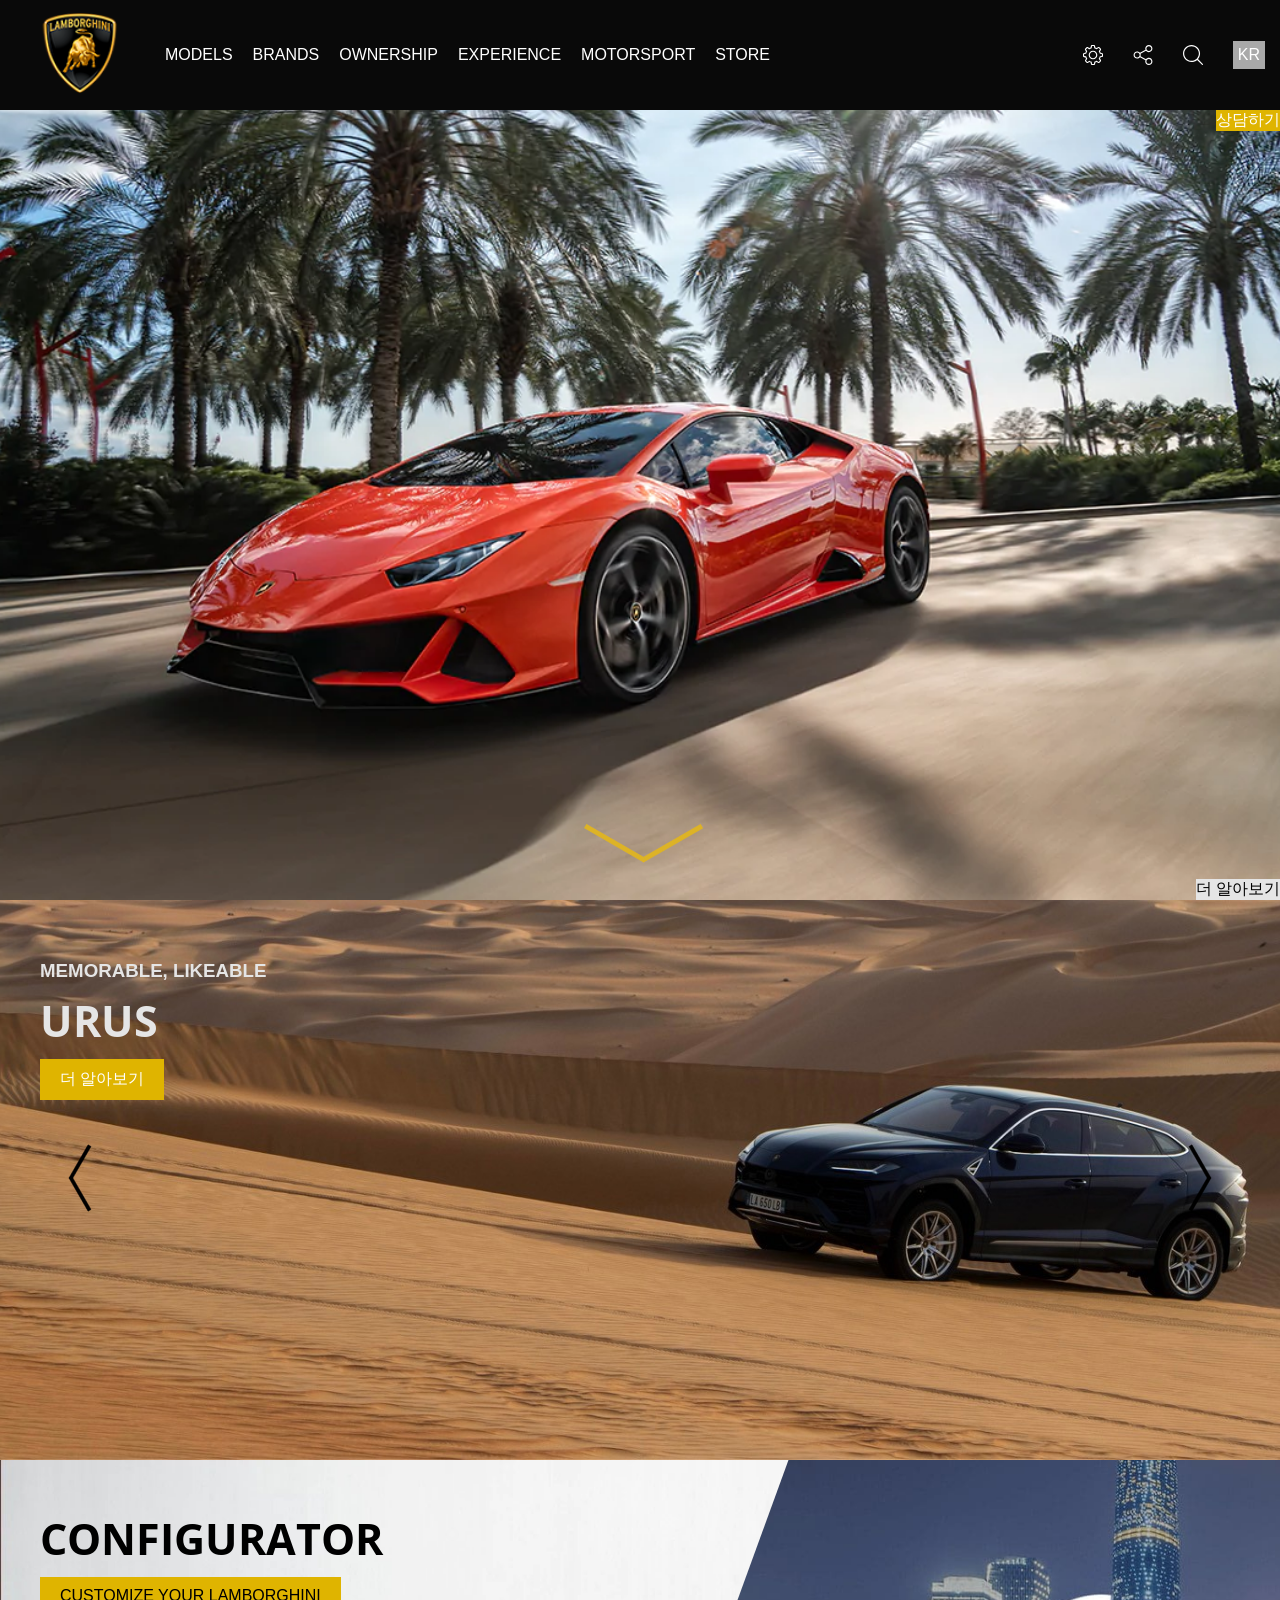
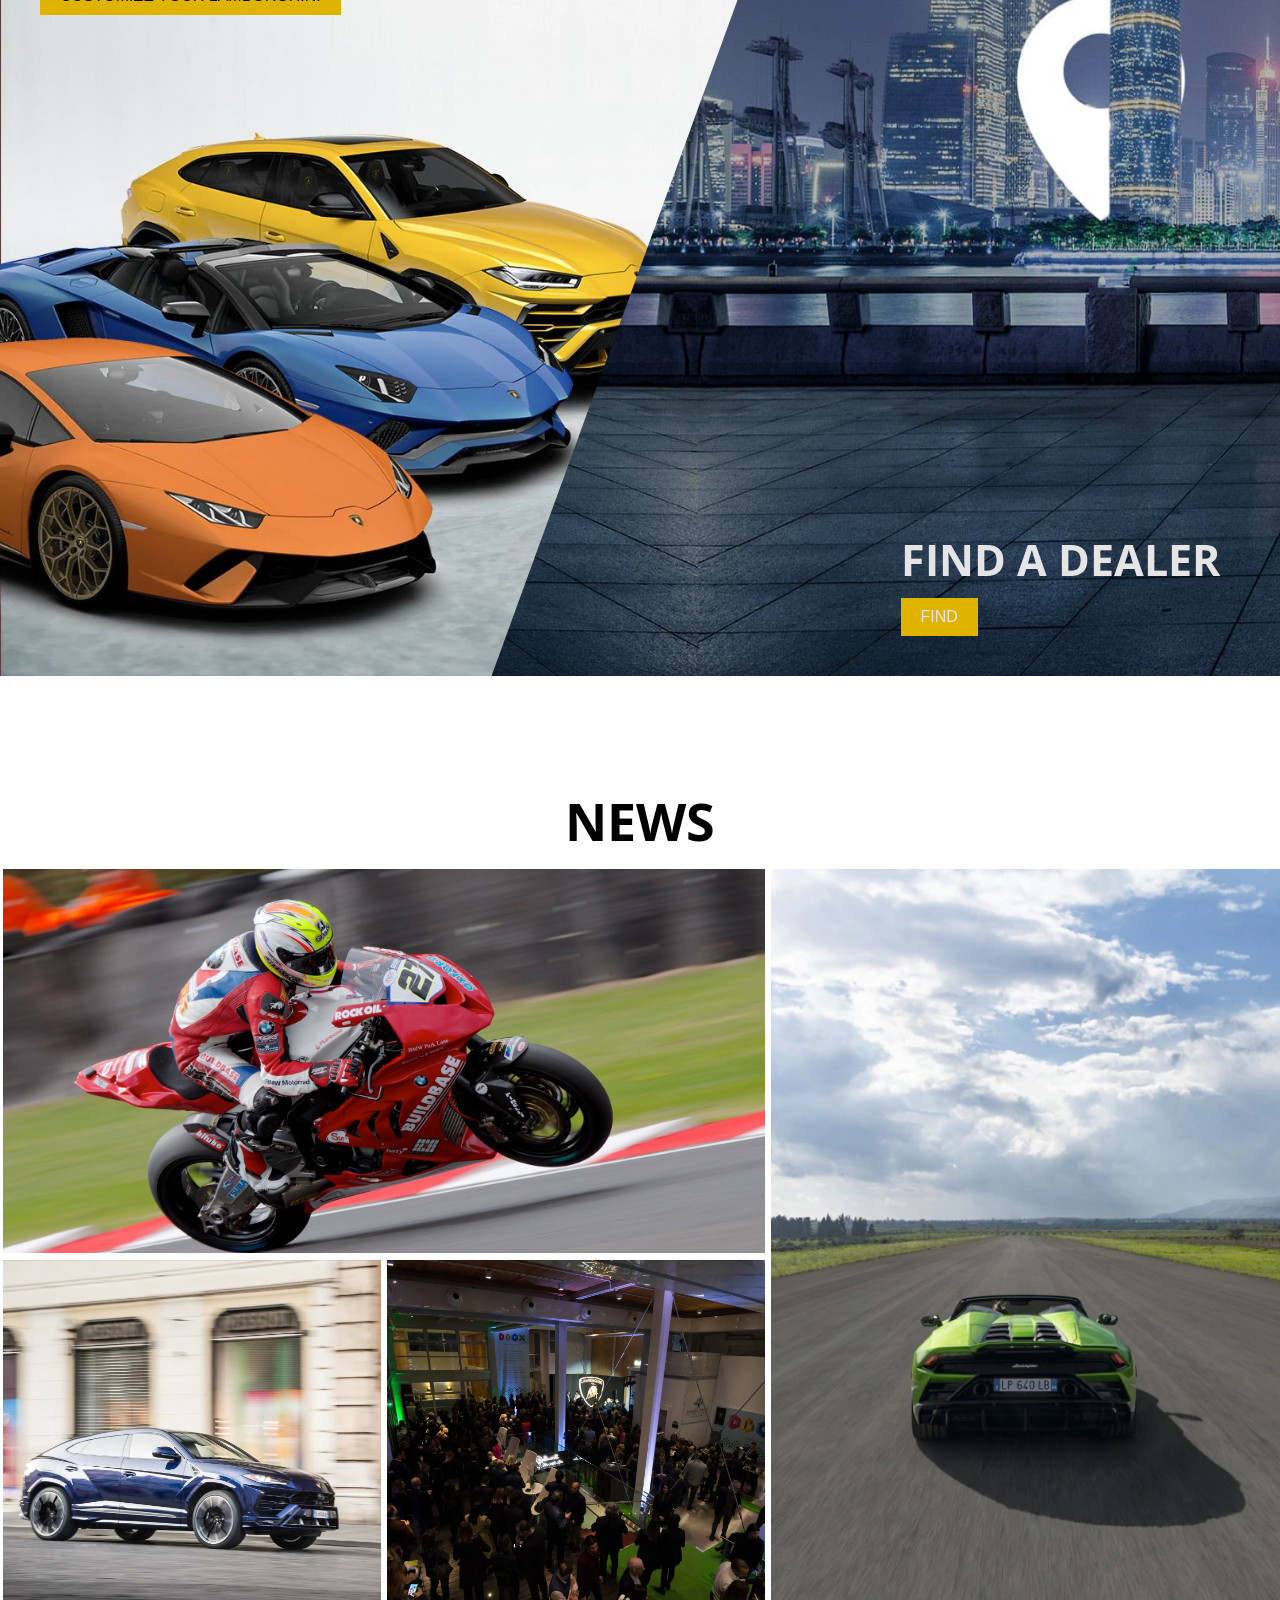
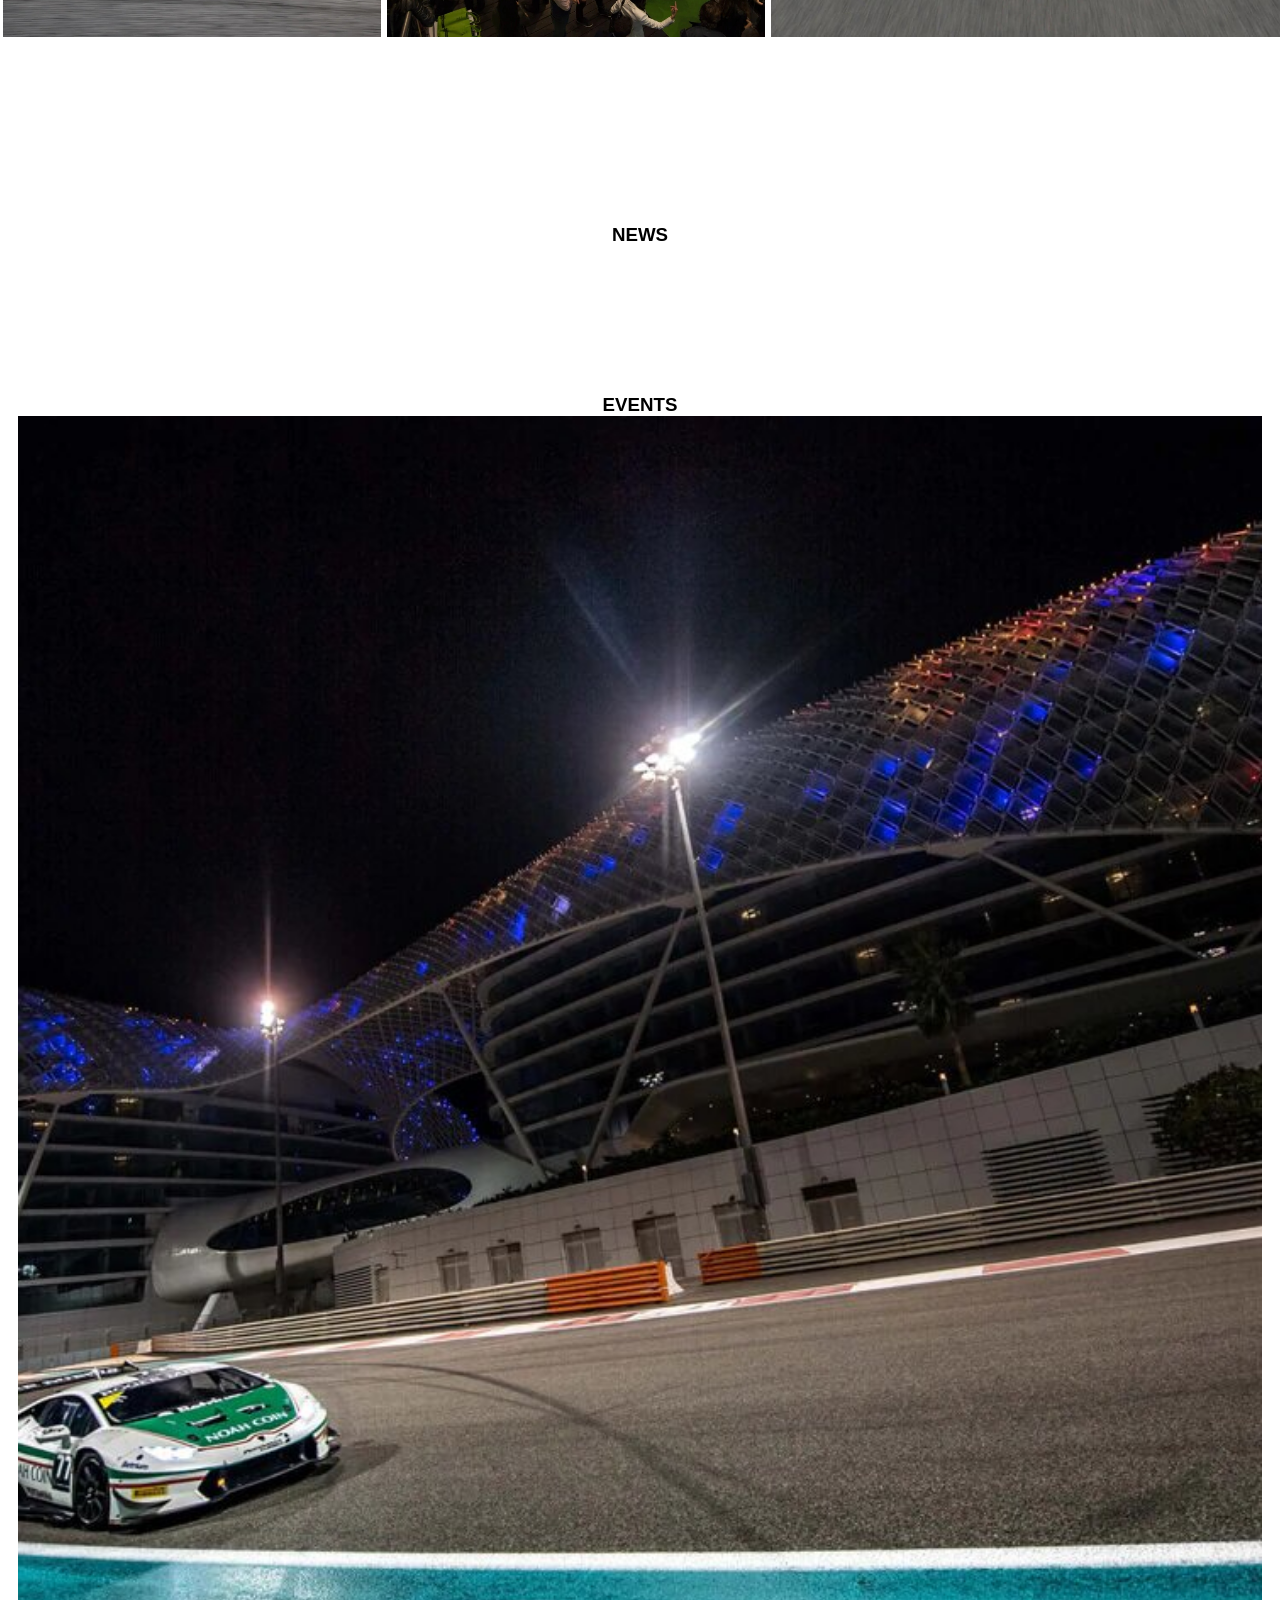
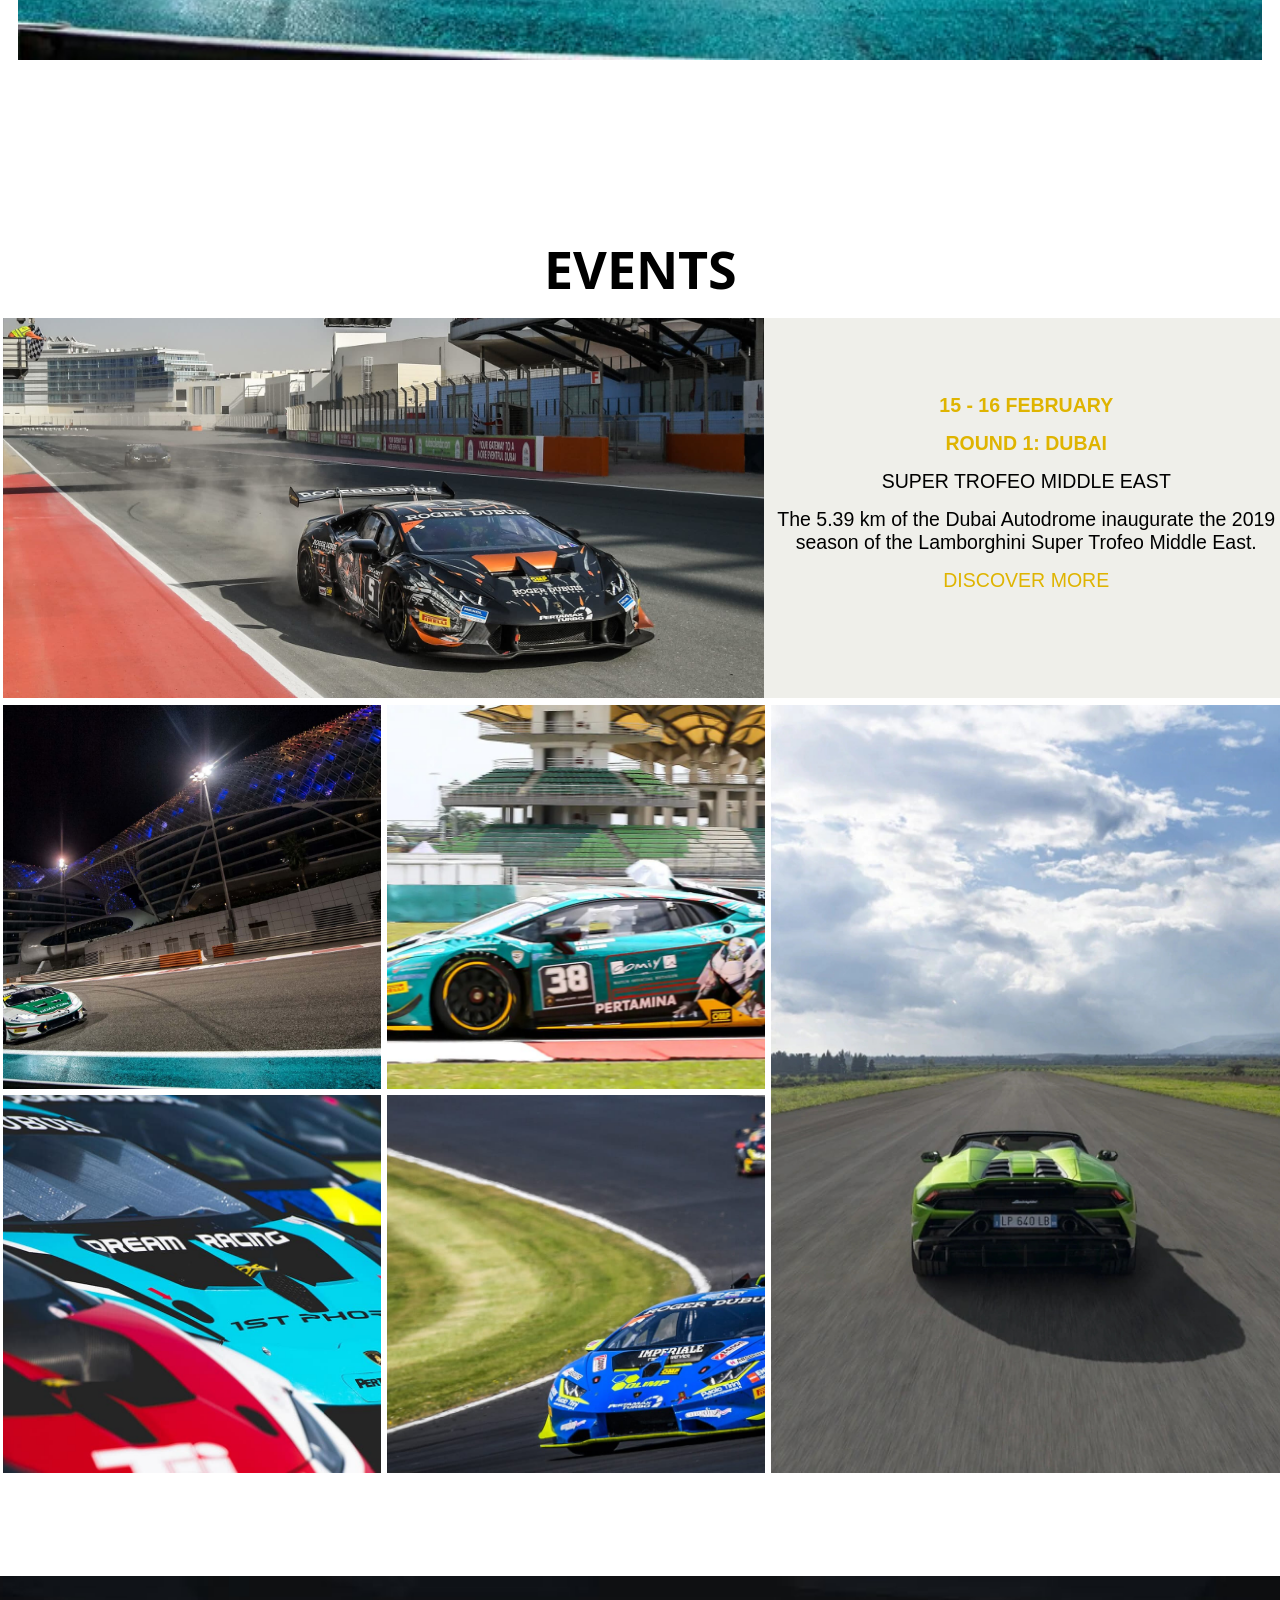
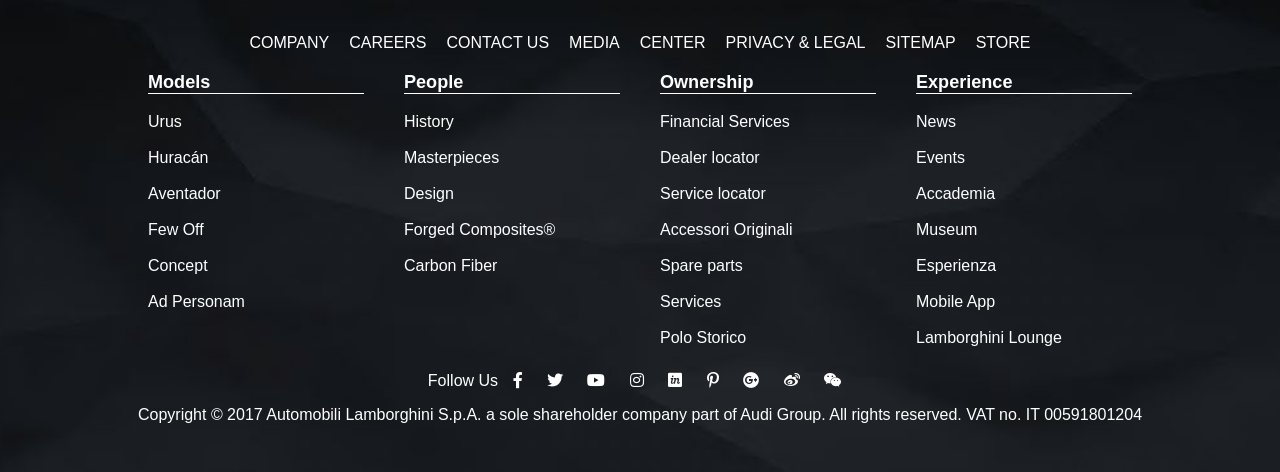
<file: index.html>
<!DOCTYPE html>
<html lang="en" dir="ltr">
  <head>
    <meta charset="utf-8" name="viewport" content="initial-scale=1 width=device-width">
    <!-- // div would shrink if you don't set the viewport and scale/ and device-width. -->
    <link rel="stylesheet" href="css/app.css">
    <link href="https://fonts.googleapis.com/css?family=Open+Sans:400,600,700,800" rel="stylesheet">
    <link href="https://fonts.googleapis.com/css?family=Nanum+Gothic" rel="stylesheet">
    <link rel="stylesheet" href="https://use.fontawesome.com/releases/v5.8.1/css/all.css" integrity="sha384-50oBUHEmvpQ+1lW4y57PTFmhCaXp0ML5d60M1M7uH2+nqUivzIebhndOJK28anvf" crossorigin="anonymous">
    <title>Lamborghini - Imitation Website</title>
  </head>
  <body>
    <!-- Preloader -->

    <!-- /end Preloader -->

    <!-- Resolution -->
      <div id="deviceWidth"></div>
    <!-- /end Resolution -->

    <!-- Settings -->
      <section id="settings">
        <div class="container">
          <div class="grid">
            <div class="cell title">
              <h1>SETTINGS</h1>
            </div>
            <hr class="line">
            <div class="cell options">
              <div class="category">
                <ul class="subtitle">
                  <li>FONT-SIZE</li>
                </ul>
                <ul class="subtitle">
                  <li>BRIGHTNESS</li>
                </ul>
                <ul class="subtitle">
                  <li>COLORSET</li>
                </ul>
              </div>
              <div class="contents">
                <ul class="text">
                  <li>A</li>
                  <li>A</li>
                  <li>A</li>
                </ul>
                <ul class="text">
                  <li>B</li>
                </ul>
                <ul class="text">
                  <li class="colorset yellow">&nbsp;</li>
                  <li class="colorset blue">&nbsp;</li>
                  <li class="colorset mono">&nbsp;</li>
                  <li class="colorset red">&nbsp;</li>
                </ul>
              </div>
            </div>
          </div>
        </div>
      </section>
    <!-- /end Settings -->

    <!-- Home -->
      <section id="home">
        <div class="container">
          <div class="grid home">
            <div class="video category">
              <a href="#">
                <video src="video/video2.mp4" type="video/mp4" autoplay loop muted poster="img/home/background-m.jpg"></video>
              </a>
            </div>
            <div class="main category">
              <header>
                <div class="navigation group">
                <ul class="cell logo">
                  <li class="contents">
                    <img src="img/home/logo.png" alt="">
                  </li>
                </ul>
                <ul class="cell menu">
                  <li class="contents">
                    MODELS
                    <hr class="underline">
                  </li>
                  <li class="contents">
                    BRANDS
                    <hr class="underline">
                  </li>
                  <li class="contents">
                    OWNERSHIP
                    <hr class="underline">
                  </li>
                  <li class="contents">
                    EXPERIENCE
                    <hr class="underline">
                  </li>
                  <li class="contents">
                    MOTORSPORT
                    <hr class="underline">
                  </li>
                  <li class="contents">
                    STORE
                    <hr class="underline">
                  </li>
                </ul>
                <ul class="cell shrink">
                  <li>&nbsp;</li>
                </ul>
                <ul class="cell options">
                  <li class="contents">
                    <img src="img/home/setting.svg" alt="">
                  </li>
                  <li class="contents">
                    <img src="img/home/share.svg" alt="">
                  </li>
                  <li class="contents">
                    <img src="img/home/search.svg" alt="">
                  </li>
                  <li class="contents">
                    <p class="lang">KR</p>
                  </li>
                </ul>
                <ul class="cell mobile">
                  B
                </ul>
              </div>
                <div class="table">
              <div class="holder">
                <div class="plates first">
                  <ul class="contents hide">
                    <li>Urus</li>
                    <li>Huracán</li>
                    <li>Aventador</li>
                    <li>Few Off</li>
                    <li>Concept</li>
                    <li>Ad Personam</li>
                  </ul>
                  <ul class="contents hide">
                    <li>People</li>
                    <li>History</li>
                    <li>Masterpieces</li>
                    <li>Design</li>
                    <li>Concept</li>
                    <li>Innovation & Excellence</li>
                  </ul>
                  <ul class="contents hide">
                    <li>Locators</li>
                    <li>Pre-Owned</li>
                    <li>Accessori Originali</li>
                    <li>Spare parts</li>
                    <li>Services</li>
                    <li>Polo Storico</li>
                    <li>Financial Services</li>
                  </ul>
                  <ul class="contents hide">
                    <li>News</li>
                    <li>Events</li>
                    <li>Museum</li>
                    <li>Esperienza</li>
                    <li>Lamborghini Lounge</li>
                    <li>Mobile App</li>
                  </ul>
                </div>
                <div class="plates second">

                </div>
                <div class="plates">
                </div>
              </div>
            </div>
              </header>
              <div class="article group">
                <ul class="button livechat">
                  <li>상담하기</li>
                </ul>
                <ul class="arrow">
                  <li>
                    <img src="img/home/arrow-down.svg" alt="">
                  </li>
                </ul>
                <ul class="button discover">
                  <li>더 알아보기</li>
                </ul>
              </div>
              <div class="mobile-menu expandPanel">
                <div class="blackbar"></div>
                <div class="panel">
                  <ul class="m-container mobMenu">
                    <li class="m-grid">
                      <a href="#" class="m-cell">MODELS</a>
                      <ul class="m-panel">
                        <li>
                          <a href="#">URUS</a>
                        </li>
                        <li class="inset-m-grid">
                          <a href="#" class="inset-m-cell">HURACÁN</a>
                          <ul class="inset-panel-2nd">
                            <li>
                              <a href="#">HURACÁN EVO</a>
                            </li>
                            <li>
                              <a href="#">HURACÁN EVO SPYDER</a>
                            </li>
                            <li>
                              <a href="#">HURACÁN RWD</a>
                            </li>
                            <li>
                              <a href="#">HURACÁN RWD SPYDER</a>
                            </li>
                            <li>
                              <a href="#">HURACÁN PERFORMANTE</a>
                            </li>
                            <li>
                              <a href="#">HURACÁN PERFORMANTE SPYDER</a>
                            </li>
                            <li>
                              <a href="#">OVERVIEW</a>
                            </li>
                          </ul>
                        </li>
                        <li class="inset-m-grid">
                          <a href="#" class="inset-m-cell">AVENTADOR</a>
                          <ul class="inset-panel-2nd">
                            <li>
                              <a href="#">AVENTADOR S</a>
                            </li>
                            <li>
                              <a href="#">AVENTADOR S ROADSTER</a>
                            </li>
                            <li>
                              <a href="#">AVENTADOR SVJ</a>
                            </li>
                            <li>
                              <a href="#">AVENTADOR SVJ ROADSTER</a>
                            </li>
                            <li>
                              <a href="#">OVERVIEW</a>
                            </li>
                          </ul>
                        </li>
                        <li class="inset-m-grid">
                          <a href="#" class="inset-m-cell">FEW OFF</a>
                          <ul class="inset-panel-2nd">
                            <li>
                              <a href="#">CENTENARIO ROADSTER</a>
                            </li>
                            <li>
                              <a href="#">CENTENARIO</a>
                            </li>
                            <li>
                              <a href="#">OVERVIEW</a>
                            </li>
                          </ul>
                        </li>
                        <li class="inset-m-grid">
                          <a href="#" class="inset-m-cell">CONCEPT</a>
                          <ul class="inset-panel-2nd">
                            <li>
                              <a href="#">TERZO MILLENNIO</a>
                            </li>
                            <li>
                              <a href="#">ASTERION</a>
                            </li>
                            <li>
                              <a href="#">ESTOQUE</a>
                            </li>
                            <li>
                              <a href="#">OVERVIEW</a>
                            </li>
                          </ul>
                        </li>
                        <li>
                          <a href="#">AD PERSONAM</a>
                        </li>
                        <li>
                          <a href="#">OVERVIEW</a>
                        </li>
                      </ul>
                    </li>
                    <li class="m-grid">
                      <a href="#" class="m-cell">BRAND</a>
                      <ul class="m-panel">
                        <li>
                          <a href="#">PEOPLE</a>
                        </li>
                        <li>
                          <a href="#">HISTORY</a>
                        </li>
                        <li>
                          <a href="#">MASTERPIECE</a>
                        </li>
                        <li>
                          <a href="#">DESIGN</a>
                        </li>
                        <li>
                          <a href="#">INNOVATION & EXCELLENCE</a>
                        </li>
                        <li>
                          <a href="#">OVERVIEW</a>
                        </li>
                      </ul>
                    </li>
                    <li class="m-grid">
                      <a href="#" class="m-cell">OWNERSHIP</a>
                      <ul class="m-panel">
                        <li>
                          <a href="#">LOCATORS</a>
                        </li>
                        <li>
                          <a href="#">PRE-OWNED</a>
                        </li>
                        <li>
                          <a href="#">ACCESSORI ORIGINALI</a>
                        </li>
                        <li>
                          <a href="#">SPARE PARTS</a>
                        </li>
                        <li>
                          <a href="#">SERVICES</a>
                        </li>
                        <li>
                          <a href="#">POLO STROICO</a>
                        </li>
                        <li>
                          <a href="#">FINANCIAL SERVICES</a>
                        </li>
                        <li>
                          <a href="#">OVERVIEW</a>
                        </li>
                      </ul>
                    </li>
                    <li class="m-grid">
                      <a href="#" class="m-cell">EXPERIENCE</a>
                      <ul class="m-panel">
                        <li>
                          <a href="#">NEWS</a>
                        </li>
                        <li>
                          <a href="#">EVENTS</a>
                        </li>
                        <li>
                          <a href="#">MUSEUM</a>
                        </li>
                        <li>
                          <a href="#">ACCADEMIA</a>
                        </li>
                        <li>
                          <a href="#">SERVICES</a>
                        </li>
                        <li>
                          <a href="#">ESPERIENZA</a>
                        </li>
                        <li>
                          <a href="#">LAMBORGHINI LOUNGE</a>
                        </li>
                        <li>
                          <a href="#">MOBILE APP</a>
                        </li>
                        <li>
                          <a href="#">OVERVIEW</a>
                        </li>
                      </ul>
                    </li>
                    <li><a href="#">MOTORSPORT</a></li>
                    <li><a href="#">STORE</a></li>
                    <ul class="m-container socials">
                      <a href="#"><i class="fab fa-facebook-f"></i></a>
                      <a href="#"><i class="fab fa-twitter"></i></a>
                      <a href="#"><i class="fab fa-youtube"></i></a>
                      <a href="#"><i class="fab fa-instagram"></i></a>
                      <a href="#"><i class="fab fa-invision"></i></a>
                      <a href="#"><i class="fab fa-pinterest-p"></i></a>
                      <a href="#"><i class="fab fa-google-plus"></i></a>
                      <a href="#"><i class="fab fa-weibo"></i></a>
                    </ul>
                  </ul>
                </div>
                <div class="search">
                  <div class="wrapper">
                    <span><img src="img/home/vectorpaint.svg" alt=""></span>
                    <input type="text" name="" class="searchBox" value="" placeholder="Search">
                  </div>
                  <div class="language">EN</span>
                </div>
              </div>
            </div>
          </div>
        </div>
      </section>
    <!-- /end Home -->

    <!-- Stripe -->
      <section id="stripe">
        <div class="container">
          <div class="grid">
            <div class="inline-grid">
              <a class="cell" href="https://google.co.uk" draggable="false">
                <div class="screen">
                  <div class="image">
                    <img src="img/home/stripe01.jpg" alt="" draggable="false">
                  </div>
                  <div class="contents">
                    <h3>MEMORABLE, LIKEABLE</h3>
                    <h1>URUS</h1>
                    <p>더 알아보기</p>
                  </div>
                </div>
              </a>
              <a class="cell" href="https://google.co.uk" draggable="false">
                <div class="screen">
                  <div class="image">
                    <img src="img/home/stripe02.jpg" alt="" draggable="false">
                  </div>
                  <div class="contents">
                    <h3>당신의 일상에 날개를</h3>
                    <h1>SVJ COUPÈ</h1>
                    <p>더 알아보기</p>
                  </div>
                </div>
              </a>
              <a class="cell" href="https://google.co.uk" draggable="false">
                <div class="screen">
                  <div class="image">
                    <img src="img/home/stripe03.jpg" alt="" draggable="false">
                  </div>
                  <div class="contents">
                    <h3>더 빠르게, 더 아름답게</h3>
                    <h1>AVENTADOR SVJ</h1>
                    <p>더 알아보기</p>
                  </div>
                </div>
              </a>
              <a class="cell" href="https://google.co.uk" draggable="false">
                <div class="screen">
                  <div class="image">
                    <img src="img/home/stripe04.jpg" alt="" draggable="false">
                  </div>
                  <div class="contents">
                    <h3>SINCE WE MADE IT POSSIBLE</h3>
                    <h1>AVENTADOR SVJ</h1>
                    <p>더 알아보기</p>
                  </div>
                </div>
              </a>
              <a class="cell" href="https://google.co.uk" draggable="false">
                <div class="screen">
                  <div class="image">
                    <img src="img/home/stripe05.jpg" alt="" draggable="false">
                  </div>
                  <div class="contents">
                    <h3>WE ARE NOT SURPRISE. WE ARE</h3>
                    <h1>AVENTADOR ROADSTER</h1>
                    <p>더 알아보기</p>
                  </div>
                </div>
              </a>
            </div>
            <ul class="arrow-grid">
              <li class="arrow prev">
                <img src="img/home/arrow-prev.svg" alt="">
              </li>
              <li class="shrink"></li>
              <li class="arrow next">
                <img src="img/home/arrow-next.svg" alt="">
              </li>
            </ul>
          </div>
        </div>
      </section>
    <!-- /end Stripe -->

    <!-- Configurator -->
      <section id="configurator">
        <div class="container">
          <div class="grid">
            <div class="cell left">
              <ul class="inline-cell">
                <li class="contents">
                  <h1>CONFIGURATOR</h1>
                  <p>CUSTOMIZE YOUR LAMBORGHINI</p>
                </li>
              </ul>
            </div>
            <div class="inline-grid">
              <div class="inline-cell right">
                <div class="contents">
                  <h1>FIND A DEALER</h1>
                  <p>FIND</p>
                </div>
              </div>
            </div>
          </div>
        </div>
      </section>
    <!-- /end Configurator -->

    <!-- News -->
      <section id="news">
        <div class="container">
          <div class="grid">
            <div class="cell title">
              <h1>NEWS</h1>
            </div>
            <div class="cell article">
              <div class="article-left">
                <div class="clip top">
                  <a href="https://google.co.uk"></a>
                </div>
                <div class="clip bottom">
                  <div class="pin left">
                    <a href="https://google.co.uk"></a>
                  </div>
                  <div class="pin right">
                    <a href="https://google.co.uk"></a>
                  </div>
                </div>
              </div>
              <div class="article-right">
                <div class="clip right">
                  <a href="https://google.co.uk"></a>
                </div>
              </div>
            </div>

          </div>
        </div>
      </section>
    <!-- /end News -->

    <!-- Mobile Slider -->
      <section id="mobile-news">
        <div class="container-mobile">
          <h3>NEWS</h3>
          <div class="holder">
            <div class="wrapper">
              <a class="contents"></a>
              <a class="contents"></a>
              <a class="contents"></a>
            </div>
          </div>
        </div>
      </section>
    <!-- /end Mobile Slider -->

    <!-- Event Slider -->
      <section id="mobile-events">
        <div class="container-mobile">
          <h3>EVENTS</h3>
          <div class="holder"> <!-- Note: can make gaps for giving the padding left and right. -->
            <div class="wrapper">
              <a class="contents remote-size"></a>
              <a class="contents remote-size remote-scale"></a>
              <a class="contents remote-size"></a>
            </div>
          </div>
        </div>
      </section>

      <!-- <section id="news_Slider">
        <div class="container">
          <div class="grid-mobile">
            <div class="window">
              <div class="film" draggable="false">
                <a href="#" class="images" draggable="false"></a>
                <a href="#" class="images shown" draggable="false"></a>
                <a href="#" class="images" draggable="false"></a>
              </div>
            </div>
          </div>
        </div>

      </section> -->
<!--
      <section id="news_Mobile">
        <div class="container_Mobile">
          <a class="cell images">

          </a>
          <a class="cell images">

          </a>
          <a class="cell images">

          </a>
        </div>
      </section> -->

    <!-- /end News Mobile -->

    <!-- Events -->
      <section id="events">
        <div class="container">
          <div class="grid">
            <div class="cell title">
              <h1>EVENTS</h1>
            </div>
            <div class="cell mainArticle">
              <div class="mainArticle-left">
                <div class="mainClip">
                  <a href="#"></a>
                </div>
              </div>
              <div class="mainArticle-right">
                <span class="alertTitle">15 - 16 FEBRUARY</span>
                <span class="alertTitle">ROUND 1: DUBAI</span>
                <p>
                  SUPER TROFEO MIDDLE EAST
                </p>
                <p>
                  The 5.39 km of the Dubai Autodrome inaugurate the 2019 season of the Lamborghini Super Trofeo Middle East.
                </p>
                <p>
                  <span>
                    DISCOVER MORE
                  </span>
                </p>
                </p>
              </div>
            </div>
            <div class="cell article">
              <div class="article-left">
                <div class="clip top">
                  <div class="pin left">
                    <a href="https://google.co.uk"></a>
                  </div>
                  <div class="pin right">
                    <a href="https://google.co.uk"></a>
                  </div>
                </div>
                <div class="clip bottom">
                  <div class="pin left">
                    <a href="https://google.co.uk"></a>
                  </div>
                  <div class="pin right">
                    <a href="https://google.co.uk"></a>
                  </div>
                </div>
              </div>
              <div class="article-right">
                <div class="clip right">
                  <a href="https://google.co.uk"></a>
                </div>
              </div>
            </div>
          </div>
        </div>
      </section>
    <!-- /end Events -->

    <!-- Footer -->
      <section id="footer">
        <div class="container">
          <div class="grid">
            <ul class="footer-header">
              <li>COMPANY</li>
              <li>CAREERS</li>
              <li>CONTACT US</li>
              <li>MEDIA</li>
              <li>CENTER</li>
              <li>PRIVACY & LEGAL</li>
              <li>SITEMAP</li>
              <li>STORE</li>
            </ul>
            <div class="footer-body">
              <ul class="footer-body-quarter">
                <li>
                  <h4>Models</h4>
                  <a href="#">Urus</a>
                  <a href="#">Huracán</a>
                  <a href="#">Aventador</a>
                  <a href="#">Few Off</a>
                  <a href="#">Concept</a>
                  <a href="#">Ad Personam</a>
                </li>
              </ul>
              <ul class="footer-body-quarter">

                <li>
                  <h4>People</h4>
                  <a href="#">History</a>
                  <a href="#">Masterpieces</a>
                  <a href="#">Design</a>
                  <a href="#">Forged Composites®</a>
                  <a href="#">Carbon Fiber</a>
                </li>
              </ul>
              <ul class="footer-body-quarter">

                <li>
                  <h4>Ownership</h4>
                  <a href="#">Financial Services</a>
                  <a href="#">Dealer locator</a>
                  <a href="#">Service locator</a>
                  <a href="#">Accessori Originali</a>
                  <a href="#">Spare parts</a>
                  <a href="#">Services</a>
                  <a href="#">Polo Storico</a>
                </li>
              </ul>
              <ul class="footer-body-quarter">

                <li>
                  <h4>Experience</h4>
                  <a href="#">News</a>
                  <a href="#">Events</a>
                  <a href="#">Accademia</a>
                  <a href="#">Museum</a>
                  <a href="#">Esperienza</a>
                  <a href="#">Mobile App</a>
                  <a href="#">Lamborghini Lounge</a>
                </li>
              </ul>
            </div>
            <div class="footer-icons">
              <span>Follow Us</span>
              <a href="#"><i class="fab fa-facebook-f"></i></a>
              <a href="#"><i class="fab fa-twitter"></i></a>
              <a href="#"><i class="fab fa-youtube"></i></a>
              <a href="#"><i class="fab fa-instagram"></i></a>
              <a href="#"><i class="fab fa-invision"></i></a>
              <a href="#"><i class="fab fa-pinterest-p"></i></a>
              <a href="#"><i class="fab fa-google-plus"></i></a>
              <a href="#"><i class="fab fa-weibo"></i></a>
              <a href="#"><i class="fab fa-weixin 3x"></i></a>
            </div>
            <div class="footer-bottom">
              Copyright © 2017 Automobili Lamborghini S.p.A. a sole shareholder company part of Audi Group. All rights reserved. VAT no. IT 00591801204
            </div>
          </div>
        </div>
      </section>
    <!-- /end Footer -->

    <!-- JAVASCRIPT -->
    <script src="https://ajax.googleapis.com/ajax/libs/jquery/3.3.1/jquery.min.js"></script>
    <script src="js/jQ-bannerSlider.js"></script>
    <script src="js/jQ-mobileMenu.js"></script>
    <script src="js/JS-headerMenu.js"></script>
    <script src="js/JS) Card Slider.js"></script>
    <script type="text/javascript">
        // function deviceWidth() {
        //   $('#deviceWidth').text('Current Width: ' + $(window).outerWidth());
        // }
        // $(window).resize(deviceWidth);
        // deviceWidth();
      /* #1 Home Video */
      /* /end #1 Home Video */

      /* Home Menu */
      let proTable = createNewTable(document.getElementById('home'));
      $('.mobile-menu').mornika();
      /* /end Home Menu */

      /* stripe Slider */
      $('#stripe').bluSlider({
        timer: 4000
      });
      // $('#newsMobile').mobSlider({});

      /* #3 Configurator */
      // $(function configSlide() {
      //   // Variables
      //   var left = $('#configurator > .container > .grid > .left'),
      //       right = $('#configurator > .container > .grid > .right');
      // })
      /* /end #3 Configurator */
      /* #4 News */

      // var stripeAction = function() {
      //   _.stop(true, true).animate({
      //     left: '-=' + 100 + '%'
      //   }, () => {
      //     myCount += 1;
      //     reset = !!(myCount === 0 || myCount > myLeng);
      //     console.log(reset);
      //     console.log(myCount + '번 이미지입니다.', myCount + ' = myCount', myLeng + ' = myLeng', myIndex + ' = myIndex');
      //     if (reset) {
      //       myCount = (myCount === 0) ? myLeng : 1;
      //       console.log(myCount + '번으로 넘어갑니다.');
      //       _.css({
      //         left: -100 + '%'
      //       })
      //     }
      //   })
      // };

    </script>
    <!-- /end JAVASCRIPT -->
  </body>
</html>
</file>
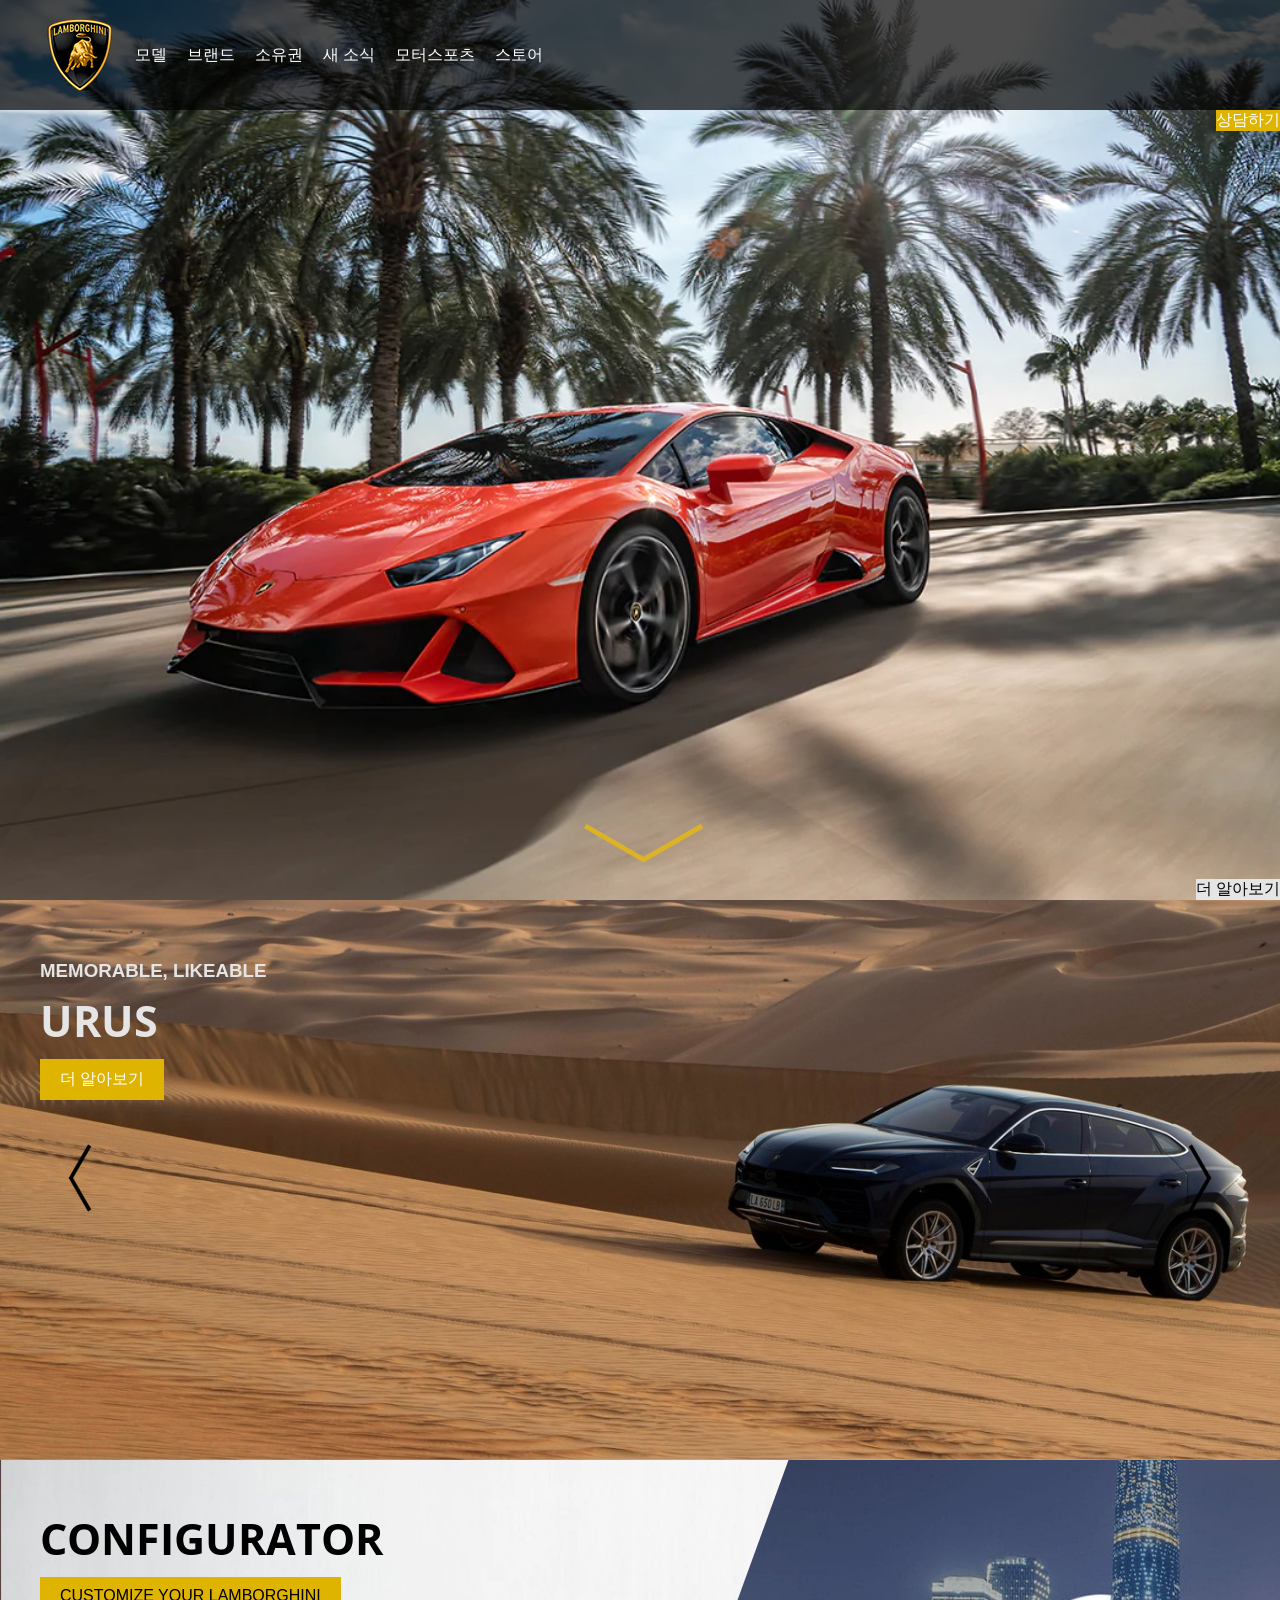
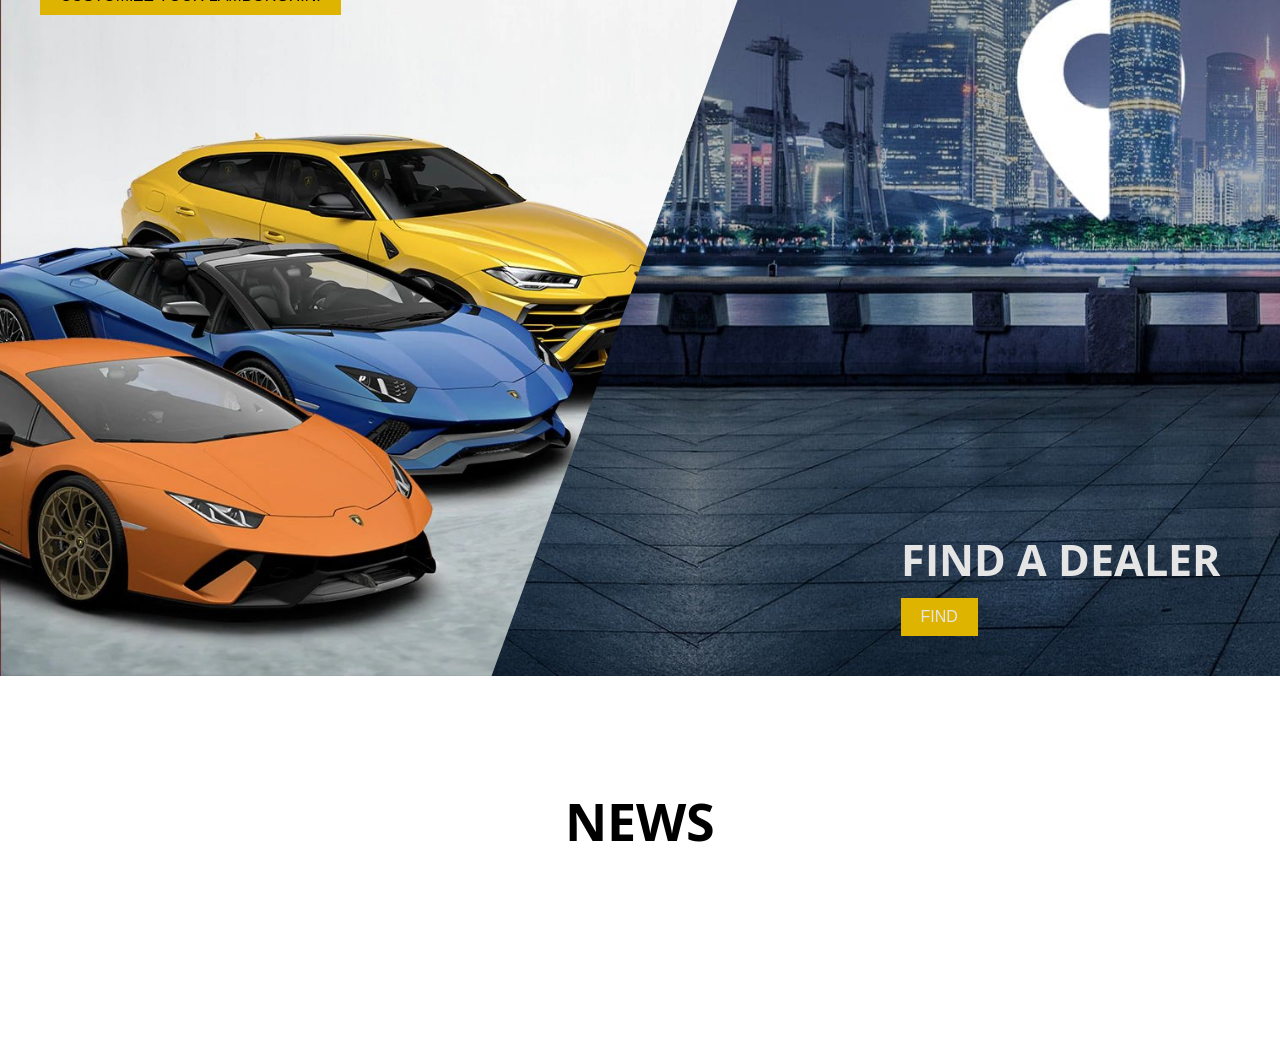
<file: model_urus.html>
<!DOCTYPE html>
<html lang="en" dir="ltr">
  <head>
    <meta charset="utf-8" name="viewport" content="initial-scale=1 width=device-width">
    <!-- // div would shrink if you don't set the viewport and scale/ and device-width. -->
    <link rel="stylesheet" href="css/app.css">
    <link href="https://fonts.googleapis.com/css?family=Open+Sans:400,600,700,800" rel="stylesheet">
    <link href="https://fonts.googleapis.com/css?family=Nanum+Gothic" rel="stylesheet">
    <title>Lamborghini - Imitation Website</title>
  </head>
  <body>
    <!-- Preloader -->

    <!-- /end Preloader -->

    <!-- Resolution -->
      <div id="deviceWidth"></div>
    <!-- /end Resolution -->

    <!-- Settings -->
      <section id="settings">
        <div class="container">
          <div class="grid">
            <div class="cell title">
              <h1>SETTINGS</h1>
            </div>
            <hr class="line">
            <div class="cell options">
              <div class="category">
                <ul class="subtitle">
                  <li>FONT-SIZE</li>
                </ul>
                <ul class="subtitle">
                  <li>BRIGHTNESS</li>
                </ul>
                <ul class="subtitle">
                  <li>COLORSET</li>
                </ul>
              </div>
              <div class="contents">
                <ul class="text">
                  <li>A</li>
                  <li>A</li>
                  <li>A</li>
                </ul>
                <ul class="text">
                  <li>B</li>
                </ul>
                <ul class="text">
                  <li class="colorset yellow">&nbsp;</li>
                  <li class="colorset blue">&nbsp;</li>
                  <li class="colorset mono">&nbsp;</li>
                  <li class="colorset red">&nbsp;</li>
                </ul>
              </div>
            </div>
          </div>
        </div>
      </section>
    <!-- /end Settings -->

    <!-- Home -->
      <section id="home">
        <div class="container">
          <div class="grid home">
            <div class="video category">
              <a href="#">
                <video src="video/video2.mp4" type="video/mp4" autoplay loop muted poster="img/home/background-m.jpg"></video>
              </a>
            </div>
            <div class="main category">
              <div class="navigation group">
                <ul class="cell menu">
                  <li class="contents">
                    <img src="img/home/logo.png" alt="">
                  </li>
                  <li class="contents">
                    모델
                  </li>
                  <li class="contents">
                    브랜드
                  </li>
                  <li class="contents">
                    소유권
                  </li>
                  <li class="contents">
                    새 소식
                  </li>
                  <li class="contents">
                    모터스포츠
                  </li>
                  <li class="contents">
                    스토어
                  </li>
                </ul>
                <ul class="cell shrink">
                  <li>&nbsp;</li>
                </ul>
                <ul class="cell mobile">
                  <li class="contents">
                    <img src="img/home/setting.svg" alt="">
                  </li>
                  <li class="contents">
                    <img src="img/home/share.svg" alt="">
                  </li>
                  <li class="contents">
                    <img src="img/home/search.svg" alt="">
                  </li>
                  <li class="contents">
                    <p class="lang">KR</p>
                  </li>
                </ul>
              </div>
              <div class="article group">
                <ul class="button livechat">
                  <li>상담하기</li>
                </ul>
                <ul class="arrow">
                  <li>
                    <img src="img/home/arrow-down.svg" alt="">
                  </li>
                </ul>
                <ul class="button discover">
                  <li>더 알아보기</li>
                </ul>
              </div>
            </div>
          </div>
        </div>
      </section>
    <!-- /end Home -->

    <!-- Products Stripe -->
      <section id="stripe">
        <div class="container">
          <div class="grid">
            <div class="inline-grid">
              <a class="cell" href="#">
                <div class="screen">
                  <div class="image">
                    <img src="img/home/stripe01.jpg" alt="">
                  </div>
                  <div class="contents">
                    <h3>MEMORABLE, LIKEABLE</h3>
                    <h1>URUS</h1>
                    <p>더 알아보기</p>
                  </div>
                </div>
              </a>
              <a class="cell" href="#">
                <div class="screen">
                  <div class="image">
                    <img src="img/home/stripe02.jpg" alt="">
                  </div>
                  <div class="contents">
                    <h3>당신의 일상에 날개를</h3>
                    <h1>SVJ COUPÈ</h1>
                    <p>더 알아보기</p>
                  </div>
                </div>
              </a>
              <a class="cell" href="#">
                <div class="screen">
                  <div class="image">
                    <img src="img/home/stripe03.jpg" alt="">
                  </div>
                  <div class="contents">
                    <h3>더 빠르게, 더 아름답게</h3>
                    <h1>AVENTADOR SVJ</h1>
                    <p>더 알아보기</p>
                  </div>
                </div>
              </a>
              <a class="cell" href="#">
                <div class="screen">
                  <div class="image">
                    <img src="img/home/stripe04.jpg" alt="">
                  </div>
                  <div class="contents">
                    <h3>SINCE WE MADE IT POSSIBLE</h3>
                    <h1>AVENTADOR SVJ</h1>
                    <p>더 알아보기</p>
                  </div>
                </div>
              </a>
              <a class="cell" href="#">
                <div class="screen">
                  <div class="image">
                    <img src="img/home/stripe05.jpg" alt="">
                  </div>
                  <div class="contents">
                    <h3>WE ARE NOT SURPRISE. WE ARE</h3>
                    <h1>AVENTADOR ROADSTER</h1>
                    <p>더 알아보기</p>
                  </div>
                </div>
              </a>
            </div>
            <ul class="arrow-grid">
              <li class="arrow prev">
                <img src="img/home/arrow-prev.svg" alt="">
              </li>
              <li class="shrink"></li>
              <li class="arrow next">
                <img src="img/home/arrow-next.svg" alt="">
              </li>

            </ul>
          </div>
        </div>
      </section>
    <!-- /end Product Stripe -->

    <!-- Configurator -->
      <section id="configurator">
        <div class="container">
          <div class="grid">
            <div class="cell left">
              <ul class="inline-cell">
                <li class="contents">
                  <h1>CONFIGURATOR</h1>
                  <p>CUSTOMIZE YOUR LAMBORGHINI</p>
                </li>
              </ul>
            </div>
            <div class="inline-grid">
              <div class="inline-cell right">
                <div class="contents">
                  <h1>FIND A DEALER</h1>
                  <p>FIND</p>
                </div>
              </div>
            </div>
          </div>
        </div>
      </section>
    <!-- /end Configurator -->

    <!-- News -->
      <section id="news">
        <div class="container">
          <div class="grid">
            <div class="cell title">
              <h1>NEWS</h1>
            </div>
            <div class="cell article">
              <div class="inset-cont left">
                <a class="inset-grid-top">
                  <div class="inset-cell">

                  </div>
                </a>
                <div class="inset-grid-bottom">
                  <a class="inset-tissue left" href="#">
                    <div class="inset-cell">

                    </div>
                  </a>
                  <a class="inset-tissue right" href="#">
                    <div class="inset-cell">

                    </div>
                  </a>
                </div>
              </div>
              <a class="inset-cont right" href="#">
                <div class="inset-cell">

                </div>
              </a>
            </div>
          </div>
        </div>
      </section>
    <!-- /end News -->

    <!-- Events -->
      <br>
      <br>
      <br>
      <br>
      <br>
    <!-- /end Events -->

    <!-- Footer -->

    <!-- /end Footer -->



    <!-- JAVASCRIPT -->
    <script src="https://ajax.googleapis.com/ajax/libs/jquery/3.3.1/jquery.min.js"></script>
    <script src="js/slider.js"></script>
    <script type="text/javascript">
        // function deviceWidth() {
        //   $('#deviceWidth').text('Current Width: ' + $(window).outerWidth());
        // }
        // $(window).resize(deviceWidth);
        // deviceWidth();
      /* #1 Home Video */
      /* /end #1 Home Video */

      /* #2 StripeInit */

      $('#stripe').bluSlider({
        countdown: 4000
      });
      /* /end #2 Stripe */



      /* #3 Configurator */
      // $(function configSlide() {
      //   // Variables
      //   var left = $('#configurator > .container > .grid > .left'),
      //       right = $('#configurator > .container > .grid > .right');
      // })
      /* /end #3 Configurator */
      /* #4 News */

      // var stripeAction = function() {
      //   _.stop(true, true).animate({
      //     left: '-=' + 100 + '%'
      //   }, () => {
      //     myCount += 1;
      //     reset = !!(myCount === 0 || myCount > myLeng);
      //     console.log(reset);
      //     console.log(myCount + '번 이미지입니다.', myCount + ' = myCount', myLeng + ' = myLeng', myIndex + ' = myIndex');
      //     if (reset) {
      //       myCount = (myCount === 0) ? myLeng : 1;
      //       console.log(myCount + '번으로 넘어갑니다.');
      //       _.css({
      //         left: -100 + '%'
      //       })
      //     }
      //   })
      // };

    </script>
    <!-- /end JAVASCRIPT -->
  </body>
</html>
</file>
<file: css/app.css>
/* Media Queries Generator */
/* /end Media Queries Generator */
/* Home */
/* /end Home */
/* Configurator */
/* News */
/* Color Palette */
/* /end Color Palette */
/* Media Queries Breakpoints */
/* /end Media Queries Breakpoints */
/* Home */
/* /end Home */
/* Configurator */
/* /end Configurator */
/* News */
/* Footer */
/* Sub Selectors (Starts from News) */
#news .container .grid .cell.article .article-left .clip.top a, #news .container .grid .cell.article .article-left .clip.bottom .pin.left a, #news .container .grid .cell.article .article-left .clip.bottom .pin.right a, #news .container .grid .cell.article .article-right .clip.right a, #events .container .grid .cell.mainArticle .mainArticle-left .mainClip a, #events .container .grid .cell.article .article-left .clip.top .pin.left a, #events .container .grid .cell.article .article-left .clip.top .pin.right a, #events .container .grid .cell.article .article-left .clip.bottom .pin.left a, #events .container .grid .cell.article .article-left .clip.bottom .pin.right a, #events .container .grid .cell.article .article-right .clip.right a {
  display: block;
  background-position: center center;
  background-size: cover; }

/* Default Settings */
* {
  margin: 0;
  padding: 0; }

body {
  overflow-x: hidden; }

section, div, article, canvas {
  display: block;
  position: relative;
  font-family: 'Helvetica'; }

h1, h2, h3, h4, h5, h6, p, span {
  font-family: 'Helvetica'; }

ul, li {
  list-style: none;
  list-style-type: none; }

a:active, a:visited, a {
  color: white;
  text-decoration: none; }

.button {
  position: absolute;
  right: 0; }

.livechat {
  color: white;
  background-color: #dfb400; }
  @media all and (min-width: 0px) and (max-width: 600px) {
    .livechat {
      top: 56px; } }
  @media all and (min-width: 601px) and (max-width: 900px) {
    .livechat {
      top: 56px; } }
  @media all and (min-width: 901px) and (max-width: 1200px) {
    .livechat {
      top: 80px; } }
  @media all and (min-width: 1201px) and (max-width: 1800px) {
    .livechat {
      top: 110px; } }
  @media all and (min-width: 1801px) {
    .livechat {
      top: 110px; } }

.discover {
  bottom: 0;
  background-color: #e5e5e5; }

.container, .mobile-container {
  width: 100%;
  height: 100%;
  display: flex;
  flex-flow: row;
  justify-content: center;
  align-items: center; }

.container-mobile {
  width: 100%;
  height: 100%;
  display: flex;
  flex-flow: column;
  justify-content: center;
  align-items: center; }

.grid {
  width: 100%;
  height: 100%; }

body.preventScrolling {
  overflow: hidden; }

#deviceWidth {
  position: fixed;
  z-index: 9999;
  left: 0;
  bottom: 0;
  color: black; }

/* Settings */
#settings {
  display: none;
  position: fixed;
  z-index: 9999;
  padding: 25px 50px;
  background-color: #e5e5e5;
  width: 40rem;
  height: 20rem;
  top: 50%;
  left: 50%;
  bottom: 0;
  right: 0;
  transform: translate(-50%, -50%); }
  #settings .container {
    display: flex;
    flex-flow: row;
    justify-content: center; }
    #settings .container .grid {
      display: flex;
      flex-flow: column; }
      #settings .container .grid .title {
        width: 100%; }
        #settings .container .grid .title h1 {
          text-align: center;
          font-size: 2rem;
          font-weight: 400;
          margin-top: 0; }
      #settings .container .grid .options {
        width: 100%;
        height: 100%;
        display: flex;
        flex-flow: row;
        justify-content: center;
        align-items: center; }
        #settings .container .grid .options .category, #settings .container .grid .options .contents {
          width: 50%;
          height: 100%;
          padding: 0 6%;
          text-align: center;
          display: flex;
          flex-flow: column;
          justify-content: center;
          align-items: center; }
          #settings .container .grid .options .category .text, #settings .container .grid .options .contents .text {
            display: flex;
            flex-flow: row;
            justify-content: center;
            align-items: center; }
            #settings .container .grid .options .category .text .colorset, #settings .container .grid .options .contents .text .colorset {
              display: inline-flex;
              border-radius: 25%;
              width: 20px;
              height: 20px;
              margin: 20px 5px; }
            #settings .container .grid .options .category .text .yellow, #settings .container .grid .options .contents .text .yellow {
              background-color: #dfb400;
              border: 1px solid black; }
            #settings .container .grid .options .category .text .blue, #settings .container .grid .options .contents .text .blue {
              background-color: #000080; }
            #settings .container .grid .options .category .text .mono, #settings .container .grid .options .contents .text .mono {
              background-color: black; }
            #settings .container .grid .options .category .text .red, #settings .container .grid .options .contents .text .red {
              background-color: #FF2400; }
          #settings .container .grid .options .category li, #settings .container .grid .options .contents li {
            font-size: 1.4rem;
            margin: 20px 0; }
            #settings .container .grid .options .category li .firstPesudo li, #settings .container .grid .options .contents li .firstPesudo li {
              margin: 20px; }
    #settings .container .line {
      border: 0;
      border-bottom: 1px solid black; }

/* /end Settings */
/* Home */
#home .container {
  width: 100%;
  height: 100%;
  display: flex;
  flex-flow: row;
  justify-content: center;
  align-items: center; }
  .home {
    max-width: 2560px;
    overflow: hidden;
    display: flex;
    flex-flow: row; }
    @media all and (min-width: 0px) and (max-width: 600px) {
      .home {
        width: 750px;
        height: 100vh; } }
    @media all and (min-width: 601px) and (max-width: 900px) {
      .home {
        width: 992px;
        height: 100vh; } }
    @media all and (min-width: 901px) and (max-width: 1200px) {
      .home {
        width: 1366px;
        height: 100vh; } }
    @media all and (min-width: 1201px) and (max-width: 1800px) {
      .home {
        width: 2160px;
        height: 100vh; } }
    @media all and (min-width: 1801px) {
      .home {
        width: 2560px;
        height: 100vh; } }
    .home .category {
      transition: all 800ms cubic-bezier(0.455, 0.03, 0.515, 0.955);
      display: flex;
      flex-flow: column; }
      .video {
        width: 100%;
        height: 100%;
        top: 0;
        left: 0;
        bottom: 0;
        right: 0;
        position: absolute;
        object-fit: cover; }
        .video video {
          width: 100%;
          height: 100%;
          position: absolute;
          object-fit: cover; }
      .main {
        width: 100%; }
        .main .navigation {
          color: white;
          width: 100%;
          max-width: 2560px;
          position: fixed;
          z-index: 999;
          background-color: rgba(0, 0, 0, 0.7);
          display: flex;
          flex-flow: row;
          align-items: center; }
          @media all and (min-width: 0px) and (max-width: 600px) {
            .main .navigation {
              height: 56px; } }
          @media all and (min-width: 601px) and (max-width: 900px) {
            .main .navigation {
              height: 56px; } }
          @media all and (min-width: 901px) and (max-width: 1200px) {
            .main .navigation {
              height: 80px; } }
          @media all and (min-width: 1201px) and (max-width: 1800px) {
            .main .navigation {
              height: 110px; } }
          @media all and (min-width: 1801px) {
            .main .navigation {
              height: 110px; } }
          .logo {
            padding-left: 40px; }
            @media all and (min-width: 0px) and (max-width: 600px) {
              .logo img {
                width: 40px;
                height: 40px; } }
            @media all and (min-width: 601px) and (max-width: 900px) {
              .logo img {
                width: 40px;
                height: 40px; } }
            @media all and (min-width: 901px) and (max-width: 1200px) {
              .logo img {
                width: 60px;
                height: 60px; } }
            @media all and (min-width: 1201px) and (max-width: 1800px) {
              .logo img {
                width: 80px;
                height: 80px; } }
            @media all and (min-width: 1801px) {
              .logo img {
                width: auto;
                height: auto; } }
          .menu, .options {
            display: flex;
            flex-flow: row;
            align-items: center; }
          @media all and (min-width: 0px) and (max-width: 600px) {
            .menu {
              padding-left: 20px; } }
          @media all and (min-width: 601px) and (max-width: 900px) {
            .menu {
              padding-left: 25px; } }
          @media all and (min-width: 901px) and (max-width: 1200px) {
            .menu {
              padding-left: 30px; } }
          @media all and (min-width: 1201px) and (max-width: 1800px) {
            .menu {
              padding-left: 35px; } }
          @media all and (min-width: 1801px) {
            .menu {
              padding-left: 40px; } }
          .menu .contents {
            height: auto;
            transition: all 300ms cubic-bezier(0.455, 0.03, 0.515, 0.955);
            flex-flow: column; }
            @media all and (min-width: 0px) and (max-width: 600px) {
              .menu .contents {
                padding: 0 5px; } }
            @media all and (min-width: 601px) and (max-width: 900px) {
              .menu .contents {
                padding: 0 5px; } }
            @media all and (min-width: 901px) and (max-width: 1200px) {
              .menu .contents {
                padding: 0 5px; } }
            @media all and (min-width: 1201px) and (max-width: 1800px) {
              .menu .contents {
                padding: 0 10px; } }
            @media all and (min-width: 1801px) {
              .menu .contents {
                padding: 0 10px; } }
            @media all and (min-width: 0px) and (max-width: 600px) {
              .menu .contents {
                display: none; } }
            @media all and (min-width: 601px) and (max-width: 900px) {
              .menu .contents {
                display: none; } }
            @media all and (min-width: 901px) and (max-width: 1200px) {
              .menu .contents {
                display: flex; } }
            @media all and (min-width: 1201px) and (max-width: 1800px) {
              .menu .contents {
                display: flex; } }
            @media all and (min-width: 1801px) {
              .menu .contents {
                display: flex; } }
            .menu .contents hr.underline {
              border: 0;
              height: 1px;
              width: 0%;
              margin: 0 auto;
              background-color: #464646;
              transition: .3s; }
            .contents:hover hr.underline {
              background-color: #DDB321;
              width: 100%; }
          .options .contents {
            padding: 0 15px; }
            @media all and (min-width: 0px) and (max-width: 600px) {
              .options .contents {
                display: none; } }
            @media all and (min-width: 601px) and (max-width: 900px) {
              .options .contents {
                display: none; } }
            @media all and (min-width: 901px) and (max-width: 1200px) {
              .options .contents {
                display: flex; } }
            @media all and (min-width: 1201px) and (max-width: 1800px) {
              .options .contents {
                display: flex; } }
            @media all and (min-width: 1801px) {
              .options .contents {
                display: flex; } }
            @media all and (min-width: 0px) and (max-width: 600px) {
              .options .contents img {
                width: 7px;
                height: 7px; } }
            @media all and (min-width: 601px) and (max-width: 900px) {
              .options .contents img {
                width: 10px;
                height: 10px; } }
            @media all and (min-width: 901px) and (max-width: 1200px) {
              .options .contents img {
                width: 15px;
                height: 15px; } }
            @media all and (min-width: 1201px) and (max-width: 1800px) {
              .options .contents img {
                width: 20px;
                height: 20px; } }
            @media all and (min-width: 1801px) {
              .options .contents img {
                width: 30px;
                height: 30px; } }
            .options .contents .lang {
              padding: 5px;
              background-color: darkgrey; }
          .mobile {
            padding: 0 20px;
            z-index: 44; }
            @media all and (min-width: 0px) and (max-width: 600px) {
              .mobile {
                display: flex; } }
            @media all and (min-width: 601px) and (max-width: 900px) {
              .mobile {
                display: flex; } }
            @media all and (min-width: 901px) and (max-width: 1200px) {
              .mobile {
                display: none; } }
            @media all and (min-width: 1201px) and (max-width: 1800px) {
              .mobile {
                display: none; } }
            @media all and (min-width: 1801px) {
              .mobile {
                display: none; } }
          .main .navigation .shrink {
            flex-grow: 1.1; }
        .main .article {
          height: 100%;
          display: flex;
          flex-flow: row;
          justify-content: center;
          align-items: flex-end; }
        .main .mobile-menu {
          position: fixed;
          z-index: 9;
          color: white;
          width: 100%;
          left: 0;
          height: 100%;
          background-color: #202020;
          transition: all 400ms cubic-bezier(0.73, 0.01, 0.17, 1.03);
          overflow-y: scroll; }
          .main .mobile-menu .blackbar {
            background-color: black;
            width: 100%; }
            @media all and (min-width: 0px) and (max-width: 600px) {
              .main .mobile-menu .blackbar {
                height: 56px; } }
            @media all and (min-width: 601px) and (max-width: 900px) {
              .main .mobile-menu .blackbar {
                height: 56px; } }
            @media all and (min-width: 901px) and (max-width: 1200px) {
              .main .mobile-menu .blackbar {
                height: 80px; } }
            @media all and (min-width: 1201px) and (max-width: 1800px) {
              .main .mobile-menu .blackbar {
                height: 110px; } }
            @media all and (min-width: 1801px) {
              .main .mobile-menu .blackbar {
                height: 110px; } }
            @media all and (min-width: 0px) and (max-width: 600px) {
              .main .mobile-menu .blackbar {
                display: flex; } }
            @media all and (min-width: 601px) and (max-width: 900px) {
              .main .mobile-menu .blackbar {
                display: flex; } }
            @media all and (min-width: 901px) and (max-width: 1200px) {
              .main .mobile-menu .blackbar {
                display: none; } }
            @media all and (min-width: 1201px) and (max-width: 1800px) {
              .main .mobile-menu .blackbar {
                display: none; } }
            @media all and (min-width: 1801px) {
              .main .mobile-menu .blackbar {
                display: none; } }
          .main .mobile-menu .panel {
            height: 100%; }
            .main .mobile-menu .panel .m-container {
              padding: 1rem; }
              .mobMenu a {
                padding: 1rem 0;
                width: 100%;
                height: 100%;
                display: inline-block;
                font-size: .8rem; }
              .socials {
                display: flex;
                flex-flow: row;
                margin: 1rem; }
                .socials a {
                  font-size: 1/4rem;
                  margin: 0 .6rem; }
              .main .mobile-menu .panel .m-container .m-grid a {
                border-bottom: 1px solid #4b4a4a; }
              .main .mobile-menu .panel .m-container .m-grid > .m-panel, .main .mobile-menu .panel .m-container .inset-panel-2nd {
                display: block;
                padding-left: 1rem;
                max-height: 0;
                overflow: hidden;
                transition: all 600ms cubic-bezier(0.455, 0.03, 0.515, 0.955); }
                .main .mobile-menu .panel .m-container .m-grid > .m-panel a, .main .mobile-menu .panel .m-container .inset-panel-2nd a {
                  font-size: .6rem; }
              .main .mobile-menu .panel .m-container .m-grid > .expanded, .main .mobile-menu .panel .m-container .inset-m-grid > .expanded {
                max-height: 1000px; }
              .main .mobile-menu .panel .m-container .changeColor {
                color: #dfb400; }
          .main .mobile-menu .search {
            display: flex;
            flex-flow: row;
            position: fixed;
            bottom: 0;
            width: 100%;
            height: 3rem; }
            .main .mobile-menu .search .wrapper {
              display: flex;
              flex-flow: row;
              width: 80%;
              background-color: #dedede !important; }
              .main .mobile-menu .search .wrapper span {
                background-color: transparent;
                padding: 1rem .5rem 1rem 1rem; }
                .main .mobile-menu .search .wrapper span img {
                  background-color: transparent;
                  color: black;
                  width: 20px;
                  height: 20px; }
              .main .mobile-menu .search .wrapper input.searchBox {
                width: 100%;
                height: 100%;
                border: 0;
                background-color: transparent; }
            .main .mobile-menu .search .language {
              width: 20%;
              background-color: white;
              color: #dfb400;
              display: flex;
              flex-flow: column;
              justify-content: center;
              align-items: center; }
        .main .mobile-menu.expandPanel {
          transition: all 600ms cubic-bezier(0.73, 0.01, 0.17, 1.03);
          left: 100%; }
    .home .table {
      z-index: 8;
      top: -29rem;
      width: 100%;
      max-width: 2560px;
      height: auto;
      overflow-y: hidden;
      position: fixed;
      background-color: #202020;
      color: white;
      transition: all 240ms cubic-bezier(0.455, 0.03, 0.515, 0.955); }
      .home .table .holder {
        height: 29rem;
        margin: 0 170px;
        display: flex;
        flex-flow: row;
        padding-top: 110px; }
        @media all and (min-width: 0px) and (max-width: 600px) {
          .home .table .holder {
            padding-top: 56px; } }
        @media all and (min-width: 601px) and (max-width: 900px) {
          .home .table .holder {
            padding-top: 56px; } }
        @media all and (min-width: 901px) and (max-width: 1200px) {
          .home .table .holder {
            padding-top: 80px; } }
        @media all and (min-width: 1201px) and (max-width: 1800px) {
          .home .table .holder {
            padding-top: 110px; } }
        @media all and (min-width: 1801px) {
          .home .table .holder {
            padding-top: 110px; } }
        .home .table .holder .plates {
          width: calc(100% / 3);
          height: 100%; }
          .home .table .holder .plates .contents {
            transition: all 500ms cubic-bezier(0.455, 0.03, 0.515, 0.955); }
            .home .table .holder .plates .contents li {
              border-bottom: 1px solid #4b4a4a;
              padding: 1.33rem 0; }
          .home .table .holder .plates .hide {
            transition: all 500ms cubic-bezier(0.455, 0.03, 0.515, 0.955);
            display: none; }
    .home .shown {
      top: 0; }

/* /end Home */
/* Stripe Slider */
#stripe .container .grid {
  max-width: 2560px;
  overflow: hidden;
  display: flex;
  flex-flow: row;
  justify-content: center;
  align-items: center; }
  @media all and (min-width: 0px) and (max-width: 600px) {
    #stripe .container .grid {
      width: 750px; } }
  @media all and (min-width: 601px) and (max-width: 900px) {
    #stripe .container .grid {
      width: 992px; } }
  @media all and (min-width: 901px) and (max-width: 1200px) {
    #stripe .container .grid {
      width: 1366px; } }
  @media all and (min-width: 1201px) and (max-width: 1800px) {
    #stripe .container .grid {
      width: 2160px; } }
  @media all and (min-width: 1801px) {
    #stripe .container .grid {
      width: 2560px; } }
  #stripe .container .grid .inline-grid {
    left: -100%;
    display: flex;
    flex-flow: row;
    align-items: center; }
    #stripe .container .grid .inline-grid .cell {
      width: 100%;
      height: 35rem;
      display: flex;
      flex-flow: column;
      flex-shrink: 0; }
      #stripe .container .grid .inline-grid .cell .screen {
        width: 100%;
        height: 100%;
        display: flex;
        flex-flow: column;
        flex-shrink: 0; }
        #stripe .container .grid .inline-grid .cell .screen .image {
          width: 100%;
          height: 100%;
          display: flex;
          flex-flow: column;
          justify-content: center;
          align-items: center; }
          #stripe .container .grid .inline-grid .cell .screen .image img {
            width: 100%;
            height: 100%;
            object-fit: cover; }
        #stripe .container .grid .inline-grid .cell .screen .contents {
          position: absolute;
          width: 80%;
          height: auto;
          padding: 40px 0 0 40px; }
          #stripe .container .grid .inline-grid .cell .screen .contents h1, #stripe .container .grid .inline-grid .cell .screen .contents h3 {
            color: #e5e5e5; }
            h1 {
              margin: 10px 0;
              font-family: "Open Sans";
              font-size: 2.66rem; }
            h3 {
              margin: 20px 0 0 0; }
          #stripe .container .grid .inline-grid .cell .screen .contents p {
            display: inline-flex;
            width: auto;
            background-color: #dfb400;
            padding: 10px 20px; }
  #stripe .container .grid .arrow-grid {
    display: flex;
    flex-flow: row;
    align-items: center; }
    #stripe .container .grid .arrow-grid .prev, #stripe .container .grid .arrow-grid .shrink, #stripe .container .grid .arrow-grid .next {
      position: absolute; }
    #stripe .container .grid .arrow-grid .prev {
      left: 0;
      margin: 0 40px;
      cursor: pointer;
      z-index: 2; }
      #stripe .container .grid .arrow-grid .prev img {
        width: 80px;
        height: 80px; }
    #stripe .container .grid .arrow-grid .shrink {
      flex-grow: 1.1; }
    #stripe .container .grid .arrow-grid .next {
      cursor: pointer;
      margin: 0 40px;
      right: 0;
      text-align: right;
      z-index: 2; }
      #stripe .container .grid .arrow-grid .next img {
        width: 80px;
        height: 80px; }

/* /end Stripe Slider */
/* Configurator */
#configurator .container .grid {
  max-width: 2560px;
  overflow: hidden; }
  @media all and (min-width: 0px) and (max-width: 600px) {
    #configurator .container .grid {
      width: 750px; } }
  @media all and (min-width: 601px) and (max-width: 900px) {
    #configurator .container .grid {
      width: 992px; } }
  @media all and (min-width: 901px) and (max-width: 1200px) {
    #configurator .container .grid {
      width: 1366px; } }
  @media all and (min-width: 1201px) and (max-width: 1800px) {
    #configurator .container .grid {
      width: 2160px; } }
  @media all and (min-width: 1801px) {
    #configurator .container .grid {
      width: 2560px; } }
  #configurator .container .grid .cell, #configurator .container .grid .inline-cell {
    width: 100%; }
    @media all and (min-width: 0px) and (max-width: 600px) {
      #configurator .container .grid .cell, #configurator .container .grid .inline-cell {
        height: 25.5rem; } }
    @media all and (min-width: 601px) and (max-width: 900px) {
      #configurator .container .grid .cell, #configurator .container .grid .inline-cell {
        height: 25.5rem; } }
    @media all and (min-width: 901px) and (max-width: 1200px) {
      #configurator .container .grid .cell, #configurator .container .grid .inline-cell {
        height: 25.5rem; } }
    @media all and (min-width: 1201px) and (max-width: 1800px) {
      #configurator .container .grid .cell, #configurator .container .grid .inline-cell {
        height: 51rem; } }
    @media all and (min-width: 1801px) {
      #configurator .container .grid .cell, #configurator .container .grid .inline-cell {
        height: 51rem; } }
  #configurator .container .grid .left {
    position: absolute;
    background: url("../img/home/config-01.jpg") no-repeat left center;
    background-size: cover;
    width: 100%;
    cursor: pointer; }
    @media all and (min-width: 0px) and (max-width: 600px) {
      #configurator .container .grid .left {
        position: relative; } }
    @media all and (min-width: 601px) and (max-width: 900px) {
      #configurator .container .grid .left {
        position: relative; } }
    @media all and (min-width: 901px) and (max-width: 1200px) {
      #configurator .container .grid .left {
        position: relative; } }
    @media all and (min-width: 1201px) and (max-width: 1800px) {
      #configurator .container .grid .left {
        position: absolute; } }
    @media all and (min-width: 1801px) {
      #configurator .container .grid .left {
        position: absolute; } }
    #configurator .container .grid .left .inline-cell {
      display: inline-flex;
      width: 100%; }
      @media all and (min-width: 0px) and (max-width: 600px) {
        #configurator .container .grid .left .inline-cell {
          flex-flow: row;
          justify-content: center;
          text-align: center; } }
      @media all and (min-width: 601px) and (max-width: 900px) {
        #configurator .container .grid .left .inline-cell {
          flex-flow: row;
          justify-content: center;
          text-align: center; } }
      @media all and (min-width: 901px) and (max-width: 1200px) {
        #configurator .container .grid .left .inline-cell {
          flex-flow: row;
          justify-content: center;
          text-align: center; } }
      @media all and (min-width: 1201px) and (max-width: 1800px) {
        #configurator .container .grid .left .inline-cell {
          flex-flow: none;
          justify-content: none;
          text-align: left; } }
      @media all and (min-width: 1801px) {
        #configurator .container .grid .left .inline-cell {
          flex-flow: none;
          justify-content: none;
          text-align: left; } }
      #configurator .container .grid .left .inline-cell .contents {
        word-wrap: break-word;
        min-width: 50%; }
        @media all and (min-width: 0px) and (max-width: 600px) {
          #configurator .container .grid .left .inline-cell .contents {
            padding: 0; } }
        @media all and (min-width: 601px) and (max-width: 900px) {
          #configurator .container .grid .left .inline-cell .contents {
            padding: 0; } }
        @media all and (min-width: 901px) and (max-width: 1200px) {
          #configurator .container .grid .left .inline-cell .contents {
            padding: 0; } }
        @media all and (min-width: 1201px) and (max-width: 1800px) {
          #configurator .container .grid .left .inline-cell .contents {
            padding: 40px 0 0 40px; } }
        @media all and (min-width: 1801px) {
          #configurator .container .grid .left .inline-cell .contents {
            padding: 40px 0 0 40px; } }
        #configurator .container .grid .left .inline-cell .contents h1 {
          position: relative;
          word-wrap: break-word;
          flex-wrap: wrap;
          cursor: auto; }
        #configurator .container .grid .left .inline-cell .contents p {
          display: inline-flex;
          width: auto;
          background-color: #dfb400;
          padding: 10px 20px; }
  #configurator .container .grid .inline-grid {
    width: 100%;
    overflow: hidden;
    transition: width 1.2s ease-in-out; }
    @media all and (min-width: 0px) and (max-width: 600px) {
      #configurator .container .grid .inline-grid {
        transform: 0;
        margin-left: 0; } }
    @media all and (min-width: 601px) and (max-width: 900px) {
      #configurator .container .grid .inline-grid {
        transform: 0;
        margin-left: 0; } }
    @media all and (min-width: 901px) and (max-width: 1200px) {
      #configurator .container .grid .inline-grid {
        transform: 0;
        margin-left: 0; } }
    @media all and (min-width: 1201px) and (max-width: 1800px) {
      #configurator .container .grid .inline-grid {
        transform: skewX(-20deg);
        margin-left: 50%; } }
    @media all and (min-width: 1801px) {
      #configurator .container .grid .inline-grid {
        transform: skewX(-20deg);
        margin-left: 50%; } }
    #configurator .container .grid .inline-grid .right {
      background: url("../img/home/config-02.jpg") no-repeat center center;
      background-size: cover;
      pointer-events: auto;
      display: flex;
      flex-flow: column;
      justify-content: flex-end;
      align-items: center; }
      @media all and (min-width: 0px) and (max-width: 600px) {
        #configurator .container .grid .inline-grid .right {
          transform: 0;
          margin-left: 0; } }
      @media all and (min-width: 601px) and (max-width: 900px) {
        #configurator .container .grid .inline-grid .right {
          transform: 0;
          margin-left: 0; } }
      @media all and (min-width: 901px) and (max-width: 1200px) {
        #configurator .container .grid .inline-grid .right {
          transform: 0;
          margin-left: 0; } }
      @media all and (min-width: 1201px) and (max-width: 1800px) {
        #configurator .container .grid .inline-grid .right {
          transform: skewX(20deg);
          margin-left: -200px; } }
      @media all and (min-width: 1801px) {
        #configurator .container .grid .inline-grid .right {
          transform: skewX(20deg);
          margin-left: -200px; } }
      #configurator .container .grid .inline-grid .right .contents {
        color: #e5e5e5;
        padding: 0 40px 40px 0; }
        #configurator .container .grid .inline-grid .right .contents p {
          display: inline-flex;
          width: auto;
          background-color: #dfb400;
          padding: 10px 20px; }

/* /end Configurator */
/* News Laptop */
#news {
  margin: 100px 0; }
  @media all and (min-width: 0px) and (max-width: 600px) {
    #news {
      display: none; } }
  @media all and (min-width: 601px) and (max-width: 900px) {
    #news {
      display: none; } }
  @media all and (min-width: 901px) and (max-width: 1200px) {
    #news {
      display: block; } }
  @media all and (min-width: 1201px) and (max-width: 1800px) {
    #news {
      display: block; } }
  @media all and (min-width: 1801px) {
    #news {
      display: block; } }
  @media all and (min-width: 0px) and (max-width: 600px) {
    #news .container .grid {
      width: 480px; } }
  @media all and (min-width: 601px) and (max-width: 900px) {
    #news .container .grid {
      width: 768px; } }
  @media all and (min-width: 901px) and (max-width: 1200px) {
    #news .container .grid {
      width: 1024px; } }
  @media all and (min-width: 1201px) and (max-width: 1800px) {
    #news .container .grid {
      width: 1440px; } }
  @media all and (min-width: 1801px) {
    #news .container .grid {
      width: 1600px; } }
  #news .container .grid .cell.title {
    display: flex;
    flex-flow: column;
    justify-content: center;
    align-items: center; }
    #news .container .grid .cell.title h1 {
      font-size: 3.22rem; }
  #news .container .grid .cell.article {
    display: flex;
    flex-flow: row;
    justify-content: center;
    align-items: center;
    width: 100%;
    height: 100%; }
    #news .container .grid .cell.article .article-left {
      width: 60%; }
      #news .container .grid .cell.article .article-left .clip.top a {
        padding-bottom: 50%;
        background-image: url("../img/news/20190415.jpg");
        margin: .2rem; }
      #news .container .grid .cell.article .article-left .clip.bottom {
        display: flex;
        flex-flow: row;
        justify-content: center;
        align-items: center; }
        #news .container .grid .cell.article .article-left .clip.bottom .pin.left {
          width: 50%;
          height: 100%;
          padding: .2rem; }
          #news .container .grid .cell.article .article-left .clip.bottom .pin.left a {
            padding-bottom: 100%;
            background-image: url("../img/news/Coverdefw.jpg"); }
        #news .container .grid .cell.article .article-left .clip.bottom .pin.right {
          width: 50%;
          height: 100%;
          padding: .2rem; }
          #news .container .grid .cell.article .article-left .clip.bottom .pin.right a {
            padding-bottom: 100%;
            background-image: url("../img/news/Covercefw.jpg"); }
    #news .container .grid .cell.article .article-right {
      width: 40%; }
      #news .container .grid .cell.article .article-right .clip.right {
        width: 100%;
        height: 100%;
        padding: .2rem; }
        #news .container .grid .cell.article .article-right .clip.right a {
          padding-bottom: 150%;
          background-image: url("../img/news/Coverbefw.jpg"); }

/* /end News Laptop */
/* News Mobile*/
#mobile-news, #mobile-events {
  padding: 4rem 0; }
  #mobile-news .container-mobile, #mobile-events .container-mobile {
    overflow: hidden; }
    #mobile-news .container-mobile .holder .wrapper, #mobile-events .container-mobile .holder .wrapper {
      position: absolute;
      left: -100%;
      width: 300%;
      font-size: 0; }
      #mobile-news .container-mobile .holder .wrapper .contents, #mobile-events .container-mobile .holder .wrapper .contents {
        width: 25%;
        padding-bottom: 25%;
        float: left;
        background-position: center center;
        background-repeat: no-repeat;
        background-size: cover;
        opacity: .5;
        transform: scale(0.95, 0.95);
        transition: transform 200ms cubic-bezier(0.455, 0.03, 0.515, 0.955); }
      #mobile-news .container-mobile .holder .wrapper .remote-size, #mobile-events .container-mobile .holder .wrapper .remote-size {
        width: 33.333333%;
        padding-bottom: 33.333333%; }
      #mobile-news .container-mobile .holder .wrapper .remote-scale, #mobile-events .container-mobile .holder .wrapper .remote-scale {
        opacity: 1;
        transform: scale(1, 1); }
    #mobile-news .container-mobile .holder .switch, #mobile-events .container-mobile .holder .switch {
      transition: left 800ms cubic-bezier(0.93, 0.01, 0.1, 0.98); }

#news_Mobile {
  height: 450px;
  display: flex;
  justify-content: center;
  align-items: center; }
  #news_Mobile .container_Mobile {
    position: absolute;
    display: flex;
    flex-flow: row;
    justify-content: center;
    width: 300%;
    border: 1px solid black;
    height: 450px;
    box-sizing: border-box;
    align-items: center; }
    #news_Mobile .container_Mobile .cell {
      float: left;
      width: 33.3333%;
      padding-bottom: 33.3333%;
      color: purple;
      display: inline-block; }
    #news_Mobile .container_Mobile .cell:nth-child(2n-1) {
      -webkit-transform: scale(0.95, 0.95); }
    #news_Mobile .container_Mobile .images {
      background-image: url("../img/news/imageMobile-1.jpg");
      background-repeat: no-repeat;
      background-size: cover;
      background-position: center center; }

/* /end News Mobile*/
/* Events */
#events {
  margin: 100px 0; }
  @media all and (min-width: 0px) and (max-width: 600px) {
    #events {
      display: none; } }
  @media all and (min-width: 601px) and (max-width: 900px) {
    #events {
      display: none; } }
  @media all and (min-width: 901px) and (max-width: 1200px) {
    #events {
      display: block; } }
  @media all and (min-width: 1201px) and (max-width: 1800px) {
    #events {
      display: block; } }
  @media all and (min-width: 1801px) {
    #events {
      display: block; } }
  @media all and (min-width: 0px) and (max-width: 600px) {
    #events .container .grid {
      width: 480px;
      display: none; } }
  @media all and (min-width: 601px) and (max-width: 900px) {
    #events .container .grid {
      width: 768px;
      display: none; } }
  @media all and (min-width: 901px) and (max-width: 1200px) {
    #events .container .grid {
      width: 1024px;
      display: block; } }
  @media all and (min-width: 1201px) and (max-width: 1800px) {
    #events .container .grid {
      width: 1440px;
      display: block; } }
  @media all and (min-width: 1801px) {
    #events .container .grid {
      width: 1600px;
      display: block; } }
  #events .container .grid .cell.title {
    display: flex;
    flex-flow: column;
    justify-content: center;
    align-items: center; }
    #events .container .grid .cell.title h1 {
      font-size: 3.22rem; }
  #events .container .grid .cell.mainArticle {
    display: flex;
    flex-flow: row;
    justify-content: center;
    align-items: center;
    width: 100%;
    height: 100%;
    background-color: #efefea;
    margin: .2rem .2rem;
    flex: 1 1 auto; }
    #events .container .grid .cell.mainArticle .mainArticle-left {
      width: 60%;
      margin-right: .5rem; }
      #events .container .grid .cell.mainArticle .mainArticle-left .mainClip a {
        padding-bottom: 50%;
        background-image: url("../img/events/Dubai-1.jpg"); }
    #events .container .grid .cell.mainArticle .mainArticle-right {
      margin-right: .2rem;
      width: 40%;
      height: 50%;
      display: flex;
      flex-flow: column;
      justify-content: center;
      align-items: center;
      text-align: center; }
      #events .container .grid .cell.mainArticle .mainArticle-right p, #events .container .grid .cell.mainArticle .mainArticle-right span {
        margin-bottom: 15px;
        font-size: 1.22rem; }
      #events .container .grid .cell.mainArticle .mainArticle-right .alertTitle {
        font-weight: 900; }
      #events .container .grid .cell.mainArticle .mainArticle-right span {
        color: #dfb400; }
  #events .container .grid .cell.article {
    display: flex;
    flex-flow: row;
    justify-content: center;
    align-items: center;
    width: 100%;
    height: 100%; }
    #events .container .grid .cell.article .article-left {
      width: 60%; }
      #events .container .grid .cell.article .article-left .clip.top {
        display: flex;
        flex-flow: row;
        justify-content: center;
        align-items: center; }
        #events .container .grid .cell.article .article-left .clip.top .pin.left {
          width: 50%;
          height: 100%; }
          #events .container .grid .cell.article .article-left .clip.top .pin.left a {
            margin: .2rem;
            padding-bottom: 100%;
            background-image: url("../img/events/Dubai-2.jpg"); }
        #events .container .grid .cell.article .article-left .clip.top .pin.right {
          width: 50%;
          height: 100%; }
          #events .container .grid .cell.article .article-left .clip.top .pin.right a {
            margin: .2rem;
            padding-bottom: 100%;
            background-image: url("../img/events/1 Sepang.jpg"); }
      #events .container .grid .cell.article .article-left .clip.bottom {
        display: flex;
        flex-flow: row;
        justify-content: center;
        align-items: center; }
        #events .container .grid .cell.article .article-left .clip.bottom .pin.left {
          width: 50%;
          height: 100%;
          padding: .2rem; }
          #events .container .grid .cell.article .article-left .clip.bottom .pin.left a {
            padding-bottom: 100%;
            background-image: url("../img/events/Barber-4.jpg"); }
        #events .container .grid .cell.article .article-left .clip.bottom .pin.right {
          width: 50%;
          height: 100%;
          padding: .2rem; }
          #events .container .grid .cell.article .article-left .clip.bottom .pin.right a {
            padding-bottom: 100%;
            background-image: url("../img/events/Silverstone-5.jpg"); }
    #events .container .grid .cell.article .article-right {
      width: 40%; }
      #events .container .grid .cell.article .article-right .clip.right {
        width: 100%;
        height: 100%;
        padding: .2rem; }
        #events .container .grid .cell.article .article-right .clip.right a {
          padding-bottom: 150%;
          background-image: url("../img/news/Coverbefw.jpg"); }

/* /end Events */
/* Footer */
#footer {
  color: white; }
  #footer .container .grid {
    max-width: 2560px;
    overflow: hidden;
    display: flex;
    flex-flow: column;
    justify-content: center;
    align-items: center;
    padding: 3rem 0;
    background-image: url("../img/footer/footer.jpg");
    background-position: center center;
    background-size: cover; }
    @media all and (min-width: 0px) and (max-width: 600px) {
      #footer .container .grid {
        width: 750px; } }
    @media all and (min-width: 601px) and (max-width: 900px) {
      #footer .container .grid {
        width: 992px; } }
    @media all and (min-width: 901px) and (max-width: 1200px) {
      #footer .container .grid {
        width: 1366px; } }
    @media all and (min-width: 1201px) and (max-width: 1800px) {
      #footer .container .grid {
        width: 2160px; } }
    @media all and (min-width: 1801px) {
      #footer .container .grid {
        width: 2560px; } }
    #footer .container .grid .footer-header {
      display: flex;
      flex-flow: row;
      justify-content: center;
      align-items: center; }
      #footer .container .grid .footer-header li {
        margin: 10px; }
    #footer .container .grid .footer-body {
      width: 60%;
      display: flex;
      flex-flow: row; }
      @media all and (min-width: 0px) and (max-width: 600px) {
        #footer .container .grid .footer-body {
          width: none;
          display: none; } }
      @media all and (min-width: 601px) and (max-width: 900px) {
        #footer .container .grid .footer-body {
          width: none;
          display: none; } }
      @media all and (min-width: 901px) and (max-width: 1200px) {
        #footer .container .grid .footer-body {
          width: 90%;
          display: flex; } }
      @media all and (min-width: 1201px) and (max-width: 1800px) {
        #footer .container .grid .footer-body {
          width: 80%;
          display: flex; } }
      @media all and (min-width: 1801px) {
        #footer .container .grid .footer-body {
          width: 60%;
          display: flex; } }
      #footer .container .grid .footer-body .footer-body-quarter {
        margin: 0 20px;
        flex: 1; }
        #footer .container .grid .footer-body .footer-body-quarter li {
          display: flex;
          flex-flow: column; }
          #footer .container .grid .footer-body .footer-body-quarter li h4 {
            margin: 10px 0;
            border-bottom: 1px solid white;
            font-size: 1.13rem; }
          #footer .container .grid .footer-body .footer-body-quarter li a {
            margin: 9px 0; }
    #footer .container .grid .footer-icons {
      margin: 1rem 0; }
      #footer .container .grid .footer-icons a {
        margin: 0 10px; }

/* /end Footer */

/*# sourceMappingURL=app.css.map */
</file>
